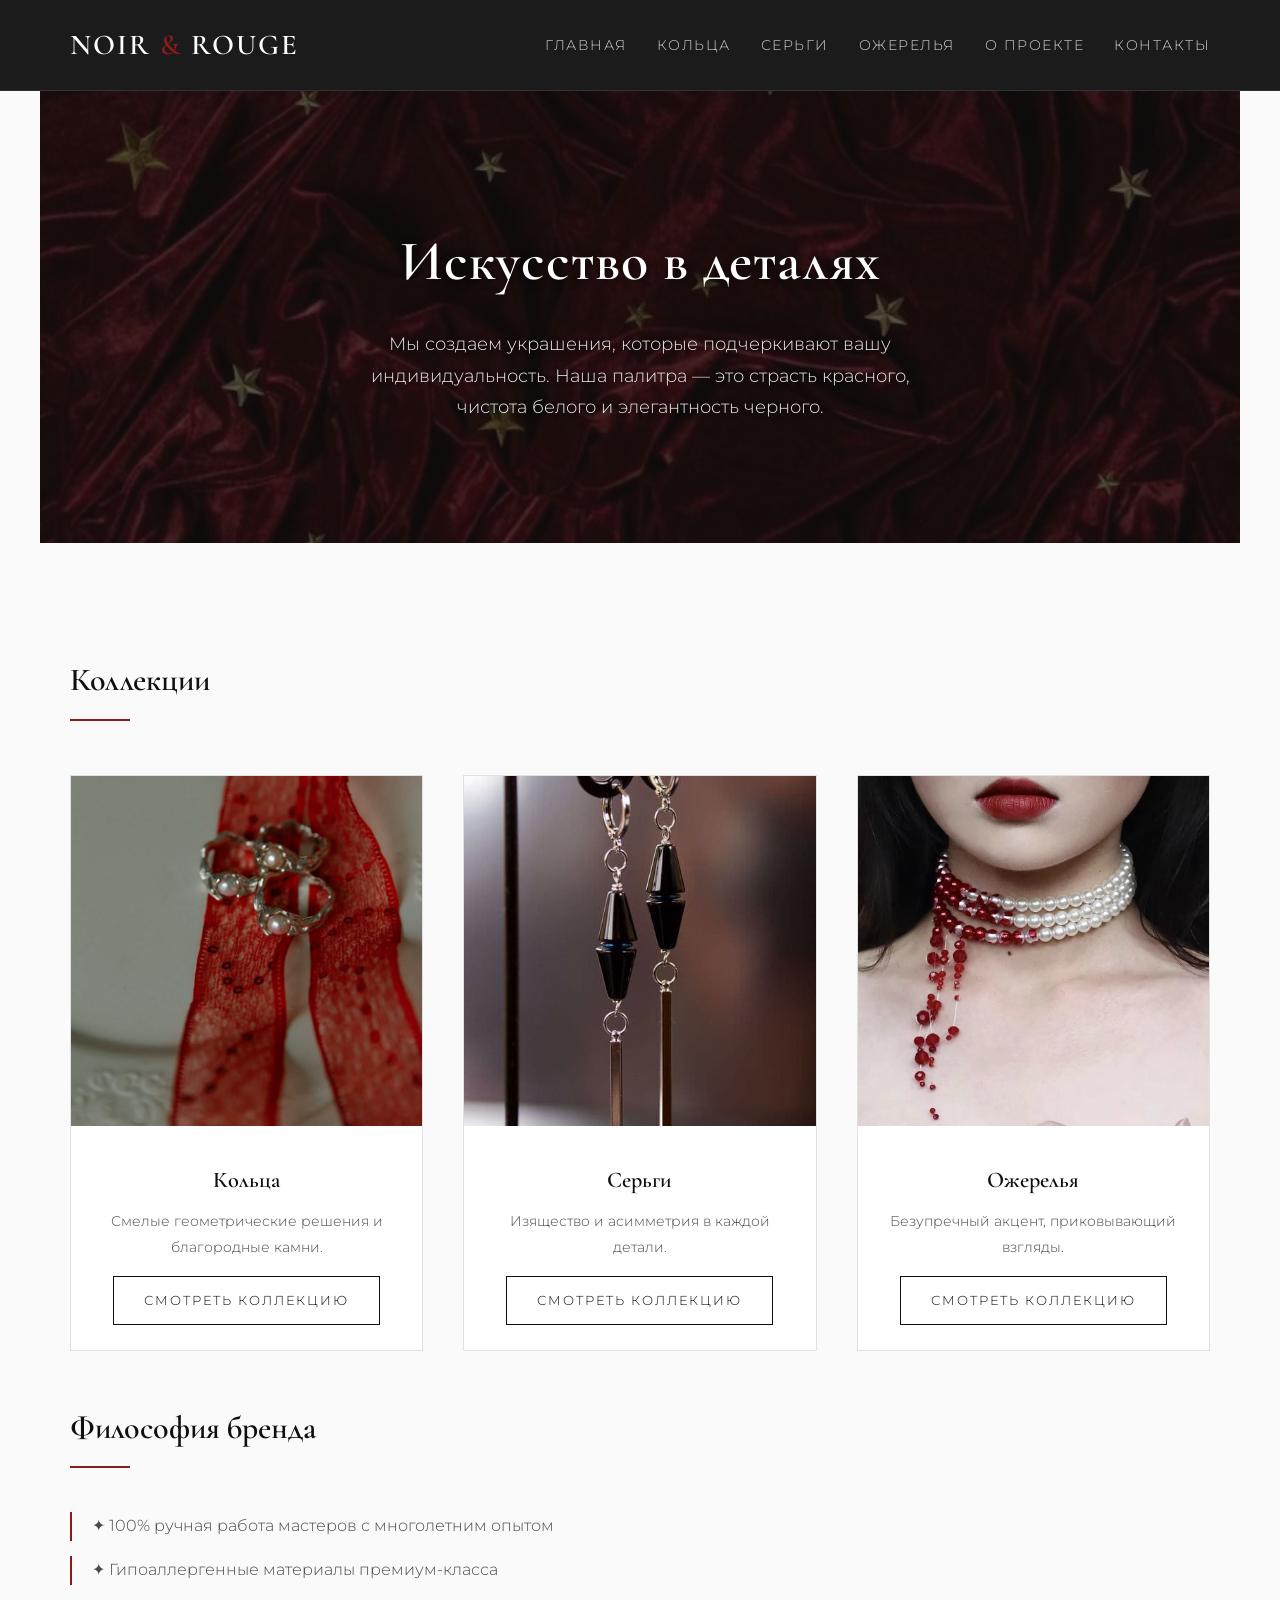
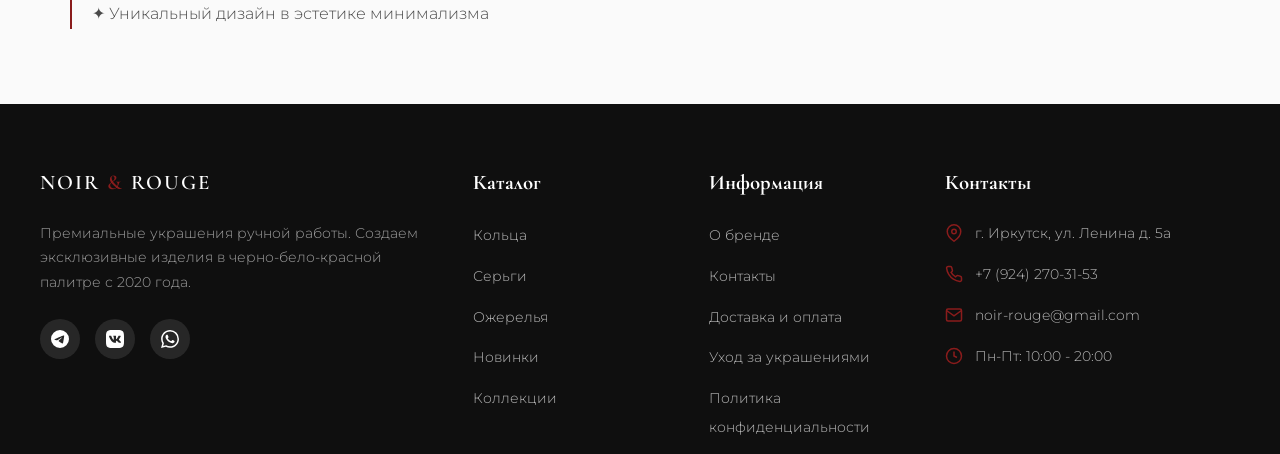
<file: index.html>
<!DOCTYPE html>
<html lang="ru">
<head>
    <meta charset="UTF-8">
    <meta name="viewport" content="width=device-width, initial-scale=1.0">
    <title>NOIR & ROUGE | Эксклюзивные украшения ручной работы</title>
    <meta name="description" content="Премиальные украшения ручной работы в черно-бело-красной палитре. Авторские кольца, серьги и ожерелья из благородных материалов.">
    
    <meta property="og:title" content="NOIR & ROUGE | Эксклюзивные украшения ручной работы">
    <meta property="og:description" content="Премиальные украшения ручной работы. Стиль, элегантность и безупречное качество.">
    <meta property="og:type" content="website">
    <meta property="og:url" content="https://anastasiapar000-gif.github.io/optimizacia/">
    <meta property="og:image" content="https://anastasiapar000-gif.github.io/optimizacia/images/banner.jpg">

    <link rel="icon" href="data:image/svg+xml,<svg xmlns=%22http://www.w3.org/2000/svg%22 viewBox=%220 0 100 100%22><text y=%22.9em%22 font-size=%2290%22></text></svg>">
    <link rel="stylesheet" href="style.css">
    
    <script type="application/ld+json">
    {
      "@context": "https://schema.org",
      "@type": "JewelryStore",
      "name": "NOIR & ROUGE",
      "image": "https://anastasiapar000-gif.github.io/optimizacia/images/banner.jpg",
      "description": "Премиальные украшения ручной работы в черно-бело-красной палитре.",
      "priceRange": "$$",
      "address": {
        "@type": "PostalAddress",
        "streetAddress": "ул. Ленина д. 5а",
        "addressLocality": "Иркутск",
        "addressCountry": "RU"
      },
      "telephone": "+79242703153",
      "url": "https://anastasiapar000-gif.github.io/optimizacia/"
    }
    </script>
</head>
<body>
    <header>
        <nav>
            <a href="index.html" class="logo">NOIR <span>&</span> ROUGE</a>
            
            <button class="burger" aria-label="Открыть меню" aria-expanded="false">
                <span></span>
                <span></span>
                <span></span>
            </button>
            
            <div class="nav-overlay"></div>
            
            <ul class="nav-links">
                <li><a href="index.html">Главная</a></li>
                <li><a href="rings.html">Кольца</a></li>
                <li><a href="earrings.html">Серьги</a></li>
                <li><a href="necklaces.html">Ожерелья</a></li>
                <li><a href="about.html">О проекте</a></li>
                <li><a href="contacts.html">Контакты</a></li>
            </ul>
        </nav>
    </header>

    <main>
        <section class="hero">
            <h1>Искусство в деталях</h1>
            <p>Мы создаем украшения, которые подчеркивают вашу индивидуальность. Наша палитра — это страсть красного, чистота белого и элегантность черного.</p>
        </section>

        <section>
            <h2>Коллекции</h2>
            <div class="grid-container">
                <article class="card">
                    <img src="images/rings.jpg" alt="Премиальная коллекция колец ручной работы" loading="lazy">
                    <div class="card-content">
                        <h3>Кольца</h3>
                        <p>Смелые геометрические решения и благородные камни.</p>
                        <a href="rings.html" class="btn">Смотреть коллекцию</a>
                    </div>
                </article>
                <article class="card">
                    <img src="images/earrings.jpg" alt="Дизайнерские серьги в черно-красных тонах" loading="lazy">
                    <div class="card-content">
                        <h3>Серьги</h3>
                        <p>Изящество и асимметрия в каждой детали.</p>
                        <a href="earrings.html" class="btn">Смотреть коллекцию</a>
                    </div>
                </article>
                <article class="card">
                    <img src="images/necklaces.webp" alt="Авторские ожерелья и подвески" loading="lazy">
                    <div class="card-content">
                        <h3>Ожерелья</h3>
                        <p>Безупречный акцент, приковывающий взгляды.</p>
                        <a href="necklaces.html" class="btn">Смотреть коллекцию</a>
                    </div>
                </article>
            </div>
        </section>
        
        <section>
            <h2>Философия бренда</h2>
            <ul style="list-style: none; padding-left: 0; margin-top: 20px;">
                <li style="margin-bottom: 15px; padding-left: 20px; border-left: 2px solid var(--primary-red);">✦ 100% ручная работа мастеров с многолетним опытом</li>
                <li style="margin-bottom: 15px; padding-left: 20px; border-left: 2px solid var(--primary-red);">✦ Гипоаллергенные материалы премиум-класса</li>
                <li style="margin-bottom: 15px; padding-left: 20px; border-left: 2px solid var(--primary-red);">✦ Уникальный дизайн в эстетике минимализма</li>
            </ul>
        </section>
    </main>

    <footer class="footer">
        <div class="footer-container">
            <div class="footer-column">
                <h3 class="footer-logo">NOIR <span>&</span> ROUGE</h3>
                <p class="footer-description">
                    Премиальные украшения ручной работы. 
                    Создаем эксклюзивные изделия в черно-бело-красной палитре с 2020 года.
                </p>
                <div class="social-links">
                    <a href="#" aria-label="Telegram" class="social-icon">
                        <svg viewBox="0 0 24 24" fill="currentColor">
                            <path d="M11.944 0A12 12 0 0 0 0 12a12 12 0 0 0 12 12 12 12 0 0 0 12-12A12 12 0 0 0 12 0a12 12 0 0 0-.056 0zm4.962 7.224c.1-.002.321.023.465.14a.506.506 0 0 1 .171.325c.016.093.036.306.02.472-.18 1.898-.962 6.502-1.36 8.627-.168.9-.499 1.201-.82 1.23-.696.065-1.225-.46-1.9-.902-1.056-.693-1.653-1.124-2.678-1.8-1.185-.78-.417-1.21.258-1.91.177-.184 3.247-2.977 3.307-3.23.007-.032.014-.15-.056-.212s-.174-.041-.249-.024c-.106.024-1.793 1.14-5.061 3.345-.48.33-.913.49-1.302.48-.428-.008-1.252-.241-1.865-.44-.752-.245-1.349-.374-1.297-.789.027-.216.325-.437.893-.663 3.498-1.524 5.83-2.529 6.998-3.014 3.332-1.386 4.025-1.627 4.476-1.635z"/>
                        </svg>
                    </a>
                    <a href="#" aria-label="VKontakte" class="social-icon">
                        <svg viewBox="0 0 24 24" fill="currentColor">
                            <path d="M15.684 0H8.316C1.592 0 0 1.592 0 8.316v7.368C0 22.408 1.592 24 8.316 24h7.368C22.408 24 24 22.408 24 15.684V8.316C24 1.592 22.408 0 15.684 0zm3.692 17.123h-1.744c-.66 0-.862-.525-2.049-1.714-1.033-1.01-1.49-1.135-1.744-1.135-.356 0-.458.102-.458.593v1.575c0 .424-.135.678-1.253.678-1.846 0-3.896-1.12-5.335-3.202C4.624 10.857 4.03 8.57 4.03 8.096c0-.254.102-.491.593-.491h1.744c.44 0 .61.203.78.678.863 2.49 2.303 4.675 2.896 4.675.22 0 .322-.102.322-.66V9.721c-.068-1.186-.695-1.287-.695-1.71 0-.203.17-.407.44-.407h2.744c.373 0 .508.203.508.643v3.473c0 .372.17.508.271.508.22 0 .407-.136.813-.542 1.254-1.406 2.151-3.574 2.151-3.574.119-.254.322-.491.763-.491h1.744c.525 0 .643.27.525.643-.22 1.017-2.354 4.031-2.354 4.031-.186.305-.254.44 0 .78.186.254.796.779 1.203 1.253.745.847 1.32 1.558 1.473 2.049.17.49-.085.744-.576.744z"/>
                        </svg>
                    </a>
                    <a href="#" aria-label="WhatsApp" class="social-icon">
                        <svg viewBox="0 0 24 24" fill="currentColor">
                            <path d="M17.472 14.382c-.297-.149-1.758-.867-2.03-.967-.273-.099-.471-.148-.67.15-.197.297-.767.966-.94 1.164-.173.199-.347.223-.644.075-.297-.15-1.255-.463-2.39-1.475-.883-.788-1.48-1.761-1.653-2.059-.173-.297-.018-.458.13-.606.134-.133.298-.347.446-.52.149-.174.198-.298.298-.497.099-.198.05-.371-.025-.52-.075-.149-.669-1.612-.916-2.207-.242-.579-.487-.5-.669-.51-.173-.008-.371-.01-.57-.01-.198 0-.52.074-.792.372-.272.297-1.04 1.016-1.04 2.479 0 1.462 1.065 2.875 1.213 3.074.149.198 2.096 3.2 5.077 4.487.709.306 1.262.489 1.694.625.712.227 1.36.195 1.871.118.571-.085 1.758-.719 2.006-1.413.248-.694.248-1.289.173-1.413-.074-.124-.272-.198-.57-.347m-5.421 7.403h-.004a9.87 9.87 0 01-5.031-1.378l-.361-.214-3.741.982.998-3.648-.235-.374a9.86 9.86 0 01-1.51-5.26c.001-5.45 4.436-9.884 9.888-9.884 2.64 0 5.122 1.03 6.988 2.898a9.825 9.825 0 012.893 6.994c-.003 5.45-4.437 9.884-9.885 9.884m8.413-18.297A11.815 11.815 0 0012.05 0C5.495 0 .16 5.335.157 11.892c0 2.096.547 4.142 1.588 5.945L.057 24l6.305-1.654a11.882 11.882 0 005.683 1.448h.005c6.554 0 11.89-5.335 11.893-11.893a11.821 11.821 0 00-3.48-8.413Z"/>
                        </svg>
                    </a>
                </div>
            </div>

            <div class="footer-column">
                <h4>Каталог</h4>
                <ul class="footer-links">
                    <li><a href="rings.html">Кольца</a></li>
                    <li><a href="earrings.html">Серьги</a></li>
                    <li><a href="necklaces.html">Ожерелья</a></li>
                    <li><a href="index.html">Новинки</a></li>
                    <li><a href="index.html">Коллекции</a></li>
                </ul>
            </div>

            <div class="footer-column">
                <h4>Информация</h4>
                <ul class="footer-links">
                    <li><a href="about.html">О бренде</a></li>
                    <li><a href="contacts.html">Контакты</a></li>
                    <li><a href="#">Доставка и оплата</a></li>
                    <li><a href="#">Уход за украшениями</a></li>
                    <li><a href="#">Политика конфиденциальности</a></li>
                </ul>
            </div>

            <div class="footer-column">
                <h4>Контакты</h4>
                <ul class="footer-contact">
                    <li>
                        <svg class="contact-icon" viewBox="0 0 24 24" fill="none" stroke="currentColor" stroke-width="2">
                            <path d="M21 10c0 7-9 13-9 13s-9-6-9-13a9 9 0 0 1 18 0z"/>
                            <circle cx="12" cy="10" r="3"/>
                        </svg>
                        <span>г. Иркутск, ул. Ленина д. 5а</span>
                    </li>
                    <li>
                        <svg class="contact-icon" viewBox="0 0 24 24" fill="none" stroke="currentColor" stroke-width="2">
                            <path d="M22 16.92v3a2 2 0 0 1-2.18 2 19.79 19.79 0 0 1-8.63-3.07 19.5 19.5 0 0 1-6-6 19.79 19.79 0 0 1-3.07-8.67A2 2 0 0 1 4.11 2h3a2 2 0 0 1 2 1.72 12.84 12.84 0 0 0 .7 2.81 2 2 0 0 1-.45 2.11L8.09 9.91a16 16 0 0 0 6 6l1.27-1.27a2 2 0 0 1 2.11-.45 12.84 12.84 0 0 0 2.81.7A2 2 0 0 1 22 16.92z"/>
                        </svg>
                        <a href="tel:+79242703153">+7 (924) 270-31-53</a>
                    </li>
                    <li>
                        <svg class="contact-icon" viewBox="0 0 24 24" fill="none" stroke="currentColor" stroke-width="2">
                            <path d="M4 4h16c1.1 0 2 .9 2 2v12c0 1.1-.9 2-2 2H4c-1.1 0-2-.9-2-2V6c0-1.1.9-2 2-2z"/>
                            <polyline points="22,6 12,13 2,6"/>
                        </svg>
                        <a href="mailto:noir-rouge@gmail.com">noir-rouge@gmail.com</a>
                    </li>
                    <li>
                        <svg class="contact-icon" viewBox="0 0 24 24" fill="none" stroke="currentColor" stroke-width="2">
                            <circle cx="12" cy="12" r="10"/>
                            <polyline points="12 6 12 12 16 14"/>
                        </svg>
                        <span>Пн-Пт: 10:00 - 20:00</span>
                    </li>
                </ul>
            </div>
        </div>

    </footer>

    <script src="script.js"></script>
</body>
</html>
</file>
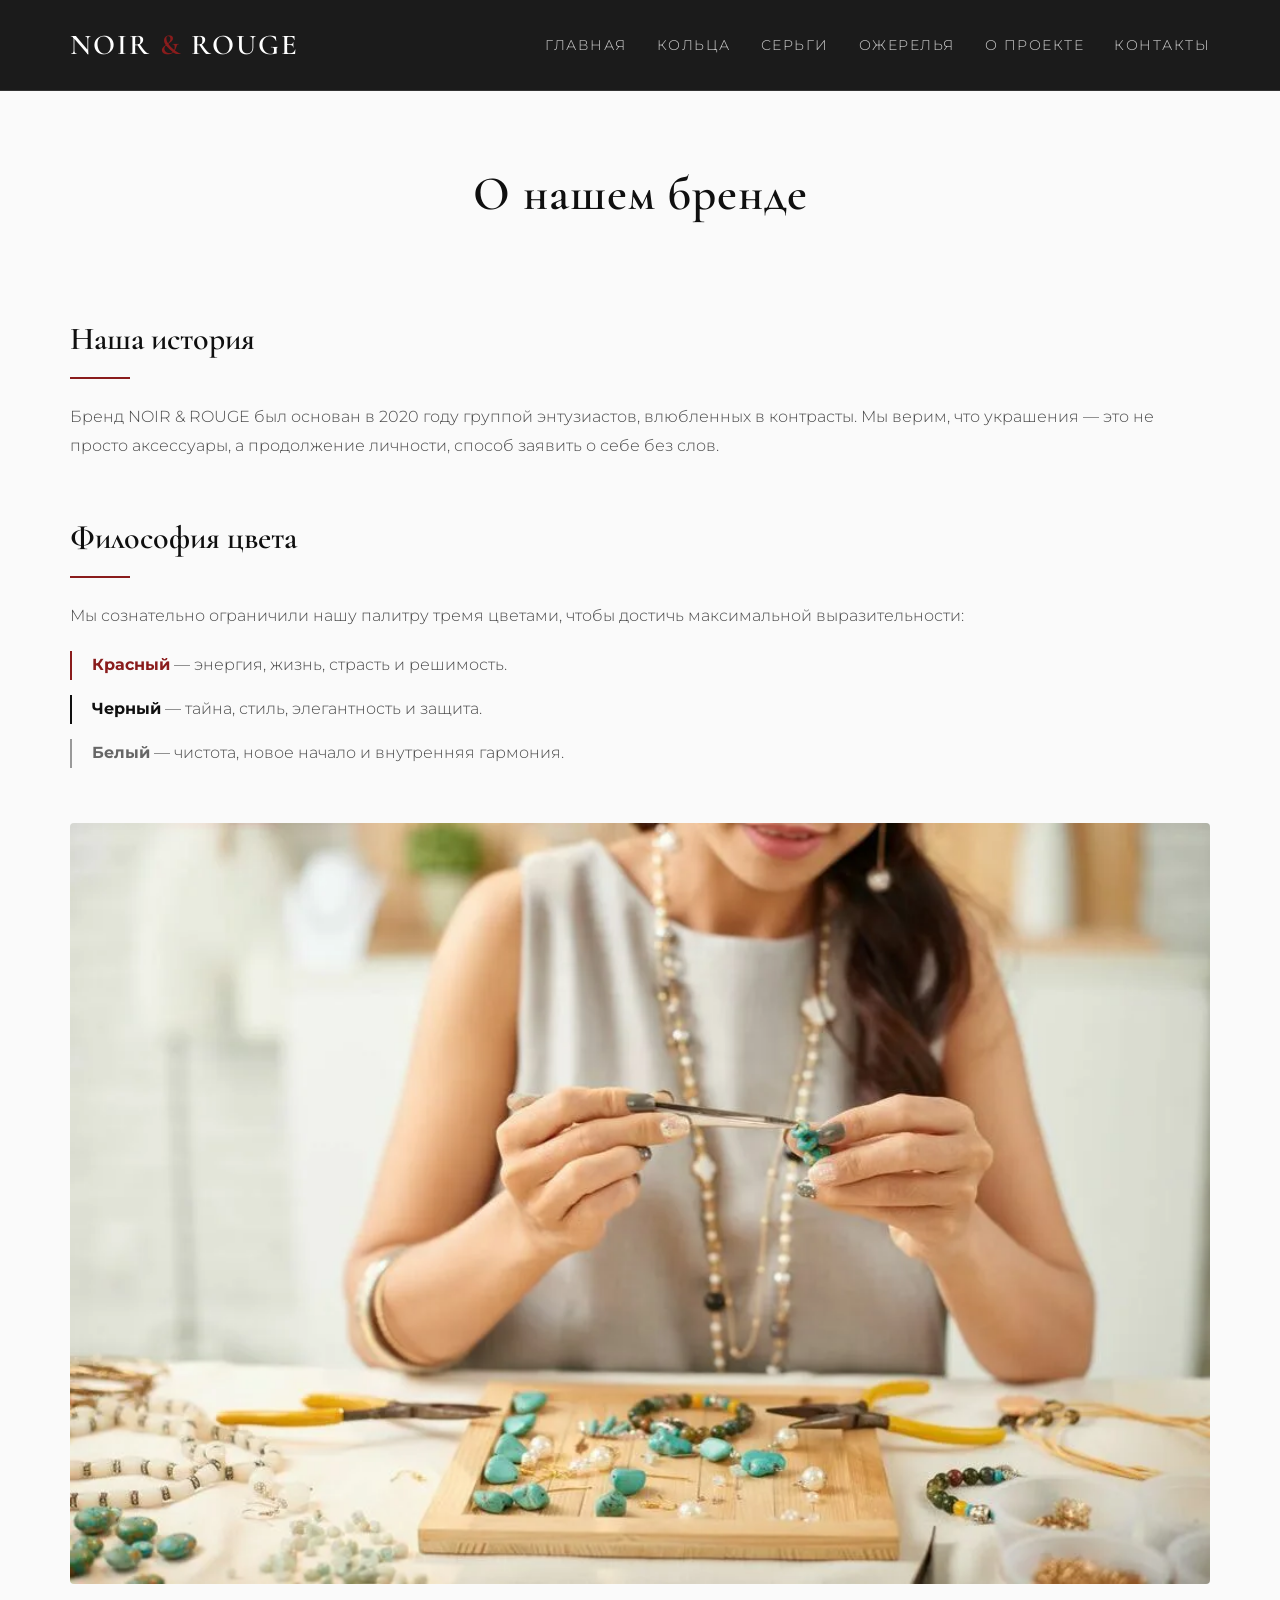
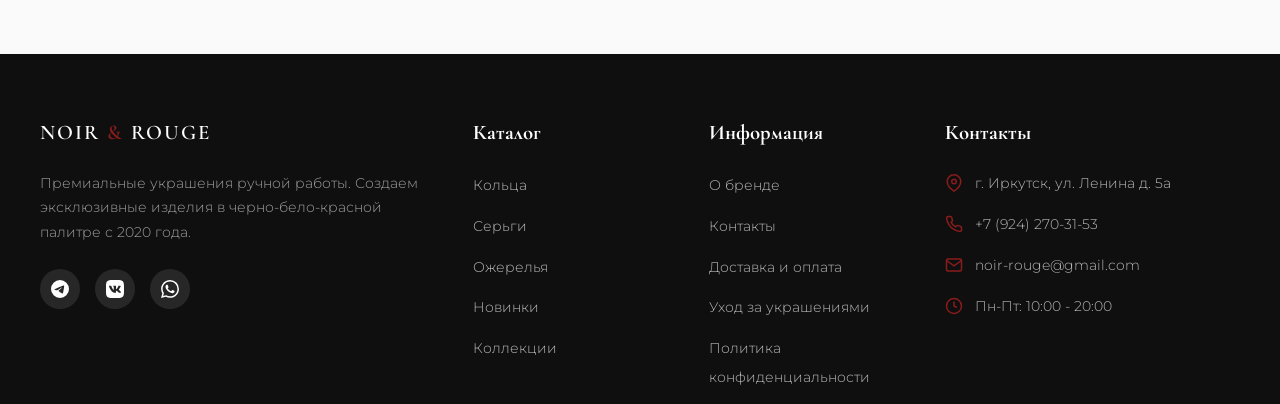
<file: about.html>
<!DOCTYPE html>
<html lang="ru">
<head>
    <meta charset="UTF-8">
    <meta name="viewport" content="width=device-width, initial-scale=1.0">
    <title>О бренде NOIR & ROUGE | История и философия</title>
    <meta name="description" content="Узнайте историю создания бренда премиальных украшений ручной работы. Наша философия цвета и мастера.">
    
    <meta property="og:title" content="О бренде NOIR & ROUGE | История и философия">
    <meta property="og:description" content="Узнайте историю создания бренда премиальных украшений ручной работы. Наша философия цвета и мастера.">
    <meta property="og:type" content="website">
    <meta property="og:url" content="https://anastasiapar000-gif.github.io/optimizacia/about.html">
    <meta property="og:image" content="https://anastasiapar000-gif.github.io/optimizacia/images/banner1.webp">

    <link rel="icon" href="data:image/svg+xml,<svg xmlns=%22http://www.w3.org/2000/svg%22 viewBox=%220 0 100 100%22><text y=%22.9em%22 font-size=%2290%22></text></svg>">
    <link rel="stylesheet" href="style.css">
    
    <script type="application/ld+json">
    {
      "@context": "https://schema.org",
      "@type": "AboutPage",
      "name": "О бренде NOIR & ROUGE",
      "description": "История создания бренда премиальных украшений ручной работы.",
      "url": "https://anastasiapar000-gif.github.io/optimizacia/about.html"
    }
    </script>
</head>
<body>
    <header>
        <nav>
            <a href="index.html" class="logo">NOIR <span>&</span> ROUGE</a>
            
            <button class="burger" aria-label="Открыть меню" aria-expanded="false">
                <span></span>
                <span></span>
                <span></span>
            </button>
            
            <div class="nav-overlay"></div>
            
            <ul class="nav-links">
                <li><a href="index.html">Главная</a></li>
                <li><a href="rings.html">Кольца</a></li>
                <li><a href="earrings.html">Серьги</a></li>
                <li><a href="necklaces.html">Ожерелья</a></li>
                <li><a href="about.html">О проекте</a></li>
                <li><a href="contacts.html">Контакты</a></li>
            </ul>
        </nav>
    </header>

    <main>
        <h1>О нашем бренде</h1>
        <article>
            <h2>Наша история</h2>
            <p>Бренд NOIR & ROUGE был основан в 2020 году группой энтузиастов, влюбленных в контрасты. Мы верим, что украшения — это не просто аксессуары, а продолжение личности, способ заявить о себе без слов.</p>
            
            <h2>Философия цвета</h2>
            <p>Мы сознательно ограничили нашу палитру тремя цветами, чтобы достичь максимальной выразительности:</p>
            <ul style="list-style: none; padding-left: 0; margin-top: 20px;">
                <li style="margin-bottom: 15px; padding-left: 20px; border-left: 2px solid var(--primary-red);"><strong style="color: var(--primary-red);">Красный</strong> — энергия, жизнь, страсть и решимость.</li>
                <li style="margin-bottom: 15px; padding-left: 20px; border-left: 2px solid var(--dark-black);"><strong style="color: var(--dark-black);">Черный</strong> — тайна, стиль, элегантность и защита.</li>
                <li style="margin-bottom: 15px; padding-left: 20px; border-left: 2px solid #999;"><strong style="color: #666;">Белый</strong> — чистота, новое начало и внутренняя гармония.</li>
            </ul>
            
            <img src="images/banner1.webp" alt="Процесс создания украшений в мастерской NOIR & ROUGE" style="width:100%; margin-top:40px; border-radius: 4px;" loading="lazy">
        </article>
    </main>

    <footer class="footer">
        <div class="footer-container">
            <div class="footer-column">
                <h3 class="footer-logo">NOIR <span>&</span> ROUGE</h3>
                <p class="footer-description">
                    Премиальные украшения ручной работы. 
                    Создаем эксклюзивные изделия в черно-бело-красной палитре с 2020 года.
                </p>
                <div class="social-links">
                    <a href="#" aria-label="Telegram" class="social-icon">
                        <svg viewBox="0 0 24 24" fill="currentColor">
                            <path d="M11.944 0A12 12 0 0 0 0 12a12 12 0 0 0 12 12 12 12 0 0 0 12-12A12 12 0 0 0 12 0a12 12 0 0 0-.056 0zm4.962 7.224c.1-.002.321.023.465.14a.506.506 0 0 1 .171.325c.016.093.036.306.02.472-.18 1.898-.962 6.502-1.36 8.627-.168.9-.499 1.201-.82 1.23-.696.065-1.225-.46-1.9-.902-1.056-.693-1.653-1.124-2.678-1.8-1.185-.78-.417-1.21.258-1.91.177-.184 3.247-2.977 3.307-3.23.007-.032.014-.15-.056-.212s-.174-.041-.249-.024c-.106.024-1.793 1.14-5.061 3.345-.48.33-.913.49-1.302.48-.428-.008-1.252-.241-1.865-.44-.752-.245-1.349-.374-1.297-.789.027-.216.325-.437.893-.663 3.498-1.524 5.83-2.529 6.998-3.014 3.332-1.386 4.025-1.627 4.476-1.635z"/>
                        </svg>
                    </a>
                    <a href="#" aria-label="VKontakte" class="social-icon">
                        <svg viewBox="0 0 24 24" fill="currentColor">
                            <path d="M15.684 0H8.316C1.592 0 0 1.592 0 8.316v7.368C0 22.408 1.592 24 8.316 24h7.368C22.408 24 24 22.408 24 15.684V8.316C24 1.592 22.408 0 15.684 0zm3.692 17.123h-1.744c-.66 0-.862-.525-2.049-1.714-1.033-1.01-1.49-1.135-1.744-1.135-.356 0-.458.102-.458.593v1.575c0 .424-.135.678-1.253.678-1.846 0-3.896-1.12-5.335-3.202C4.624 10.857 4.03 8.57 4.03 8.096c0-.254.102-.491.593-.491h1.744c.44 0 .61.203.78.678.863 2.49 2.303 4.675 2.896 4.675.22 0 .322-.102.322-.66V9.721c-.068-1.186-.695-1.287-.695-1.71 0-.203.17-.407.44-.407h2.744c.373 0 .508.203.508.643v3.473c0 .372.17.508.271.508.22 0 .407-.136.813-.542 1.254-1.406 2.151-3.574 2.151-3.574.119-.254.322-.491.763-.491h1.744c.525 0 .643.27.525.643-.22 1.017-2.354 4.031-2.354 4.031-.186.305-.254.44 0 .78.186.254.796.779 1.203 1.253.745.847 1.32 1.558 1.473 2.049.17.49-.085.744-.576.744z"/>
                        </svg>
                    </a>
                    <a href="#" aria-label="WhatsApp" class="social-icon">
                        <svg viewBox="0 0 24 24" fill="currentColor">
                            <path d="M17.472 14.382c-.297-.149-1.758-.867-2.03-.967-.273-.099-.471-.148-.67.15-.197.297-.767.966-.94 1.164-.173.199-.347.223-.644.075-.297-.15-1.255-.463-2.39-1.475-.883-.788-1.48-1.761-1.653-2.059-.173-.297-.018-.458.13-.606.134-.133.298-.347.446-.52.149-.174.198-.298.298-.497.099-.198.05-.371-.025-.52-.075-.149-.669-1.612-.916-2.207-.242-.579-.487-.5-.669-.51-.173-.008-.371-.01-.57-.01-.198 0-.52.074-.792.372-.272.297-1.04 1.016-1.04 2.479 0 1.462 1.065 2.875 1.213 3.074.149.198 2.096 3.2 5.077 4.487.709.306 1.262.489 1.694.625.712.227 1.36.195 1.871.118.571-.085 1.758-.719 2.006-1.413.248-.694.248-1.289.173-1.413-.074-.124-.272-.198-.57-.347m-5.421 7.403h-.004a9.87 9.87 0 01-5.031-1.378l-.361-.214-3.741.982.998-3.648-.235-.374a9.86 9.86 0 01-1.51-5.26c.001-5.45 4.436-9.884 9.888-9.884 2.64 0 5.122 1.03 6.988 2.898a9.825 9.825 0 012.893 6.994c-.003 5.45-4.437 9.884-9.885 9.884m8.413-18.297A11.815 11.815 0 0012.05 0C5.495 0 .16 5.335.157 11.892c0 2.096.547 4.142 1.588 5.945L.057 24l6.305-1.654a11.882 11.882 0 005.683 1.448h.005c6.554 0 11.89-5.335 11.893-11.893a11.821 11.821 0 00-3.48-8.413Z"/>
                        </svg>
                    </a>
                </div>
            </div>

            <div class="footer-column">
                <h4>Каталог</h4>
                <ul class="footer-links">
                    <li><a href="rings.html">Кольца</a></li>
                    <li><a href="earrings.html">Серьги</a></li>
                    <li><a href="necklaces.html">Ожерелья</a></li>
                    <li><a href="index.html">Новинки</a></li>
                    <li><a href="index.html">Коллекции</a></li>
                </ul>
            </div>

            <div class="footer-column">
                <h4>Информация</h4>
                <ul class="footer-links">
                    <li><a href="about.html">О бренде</a></li>
                    <li><a href="contacts.html">Контакты</a></li>
                    <li><a href="#">Доставка и оплата</a></li>
                    <li><a href="#">Уход за украшениями</a></li>
                    <li><a href="#">Политика конфиденциальности</a></li>
                </ul>
            </div>

            <div class="footer-column">
                <h4>Контакты</h4>
                <ul class="footer-contact">
                    <li>
                        <svg class="contact-icon" viewBox="0 0 24 24" fill="none" stroke="currentColor" stroke-width="2">
                            <path d="M21 10c0 7-9 13-9 13s-9-6-9-13a9 9 0 0 1 18 0z"/>
                            <circle cx="12" cy="10" r="3"/>
                        </svg>
                        <span>г. Иркутск, ул. Ленина д. 5а</span>
                    </li>
                    <li>
                        <svg class="contact-icon" viewBox="0 0 24 24" fill="none" stroke="currentColor" stroke-width="2">
                            <path d="M22 16.92v3a2 2 0 0 1-2.18 2 19.79 19.79 0 0 1-8.63-3.07 19.5 19.5 0 0 1-6-6 19.79 19.79 0 0 1-3.07-8.67A2 2 0 0 1 4.11 2h3a2 2 0 0 1 2 1.72 12.84 12.84 0 0 0 .7 2.81 2 2 0 0 1-.45 2.11L8.09 9.91a16 16 0 0 0 6 6l1.27-1.27a2 2 0 0 1 2.11-.45 12.84 12.84 0 0 0 2.81.7A2 2 0 0 1 22 16.92z"/>
                        </svg>
                        <a href="tel:+79242703153">+7 (924) 270-31-53</a>
                    </li>
                    <li>
                        <svg class="contact-icon" viewBox="0 0 24 24" fill="none" stroke="currentColor" stroke-width="2">
                            <path d="M4 4h16c1.1 0 2 .9 2 2v12c0 1.1-.9 2-2 2H4c-1.1 0-2-.9-2-2V6c0-1.1.9-2 2-2z"/>
                            <polyline points="22,6 12,13 2,6"/>
                        </svg>
                        <a href="mailto:noir-rouge@gmail.com">noir-rouge@gmail.com</a>
                    </li>
                    <li>
                        <svg class="contact-icon" viewBox="0 0 24 24" fill="none" stroke="currentColor" stroke-width="2">
                            <circle cx="12" cy="12" r="10"/>
                            <polyline points="12 6 12 12 16 14"/>
                        </svg>
                        <span>Пн-Пт: 10:00 - 20:00</span>
                    </li>
                </ul>
            </div>
        </div>

       
    </footer>

    <script src="script.js"></script>
</body>
</html>
</file>
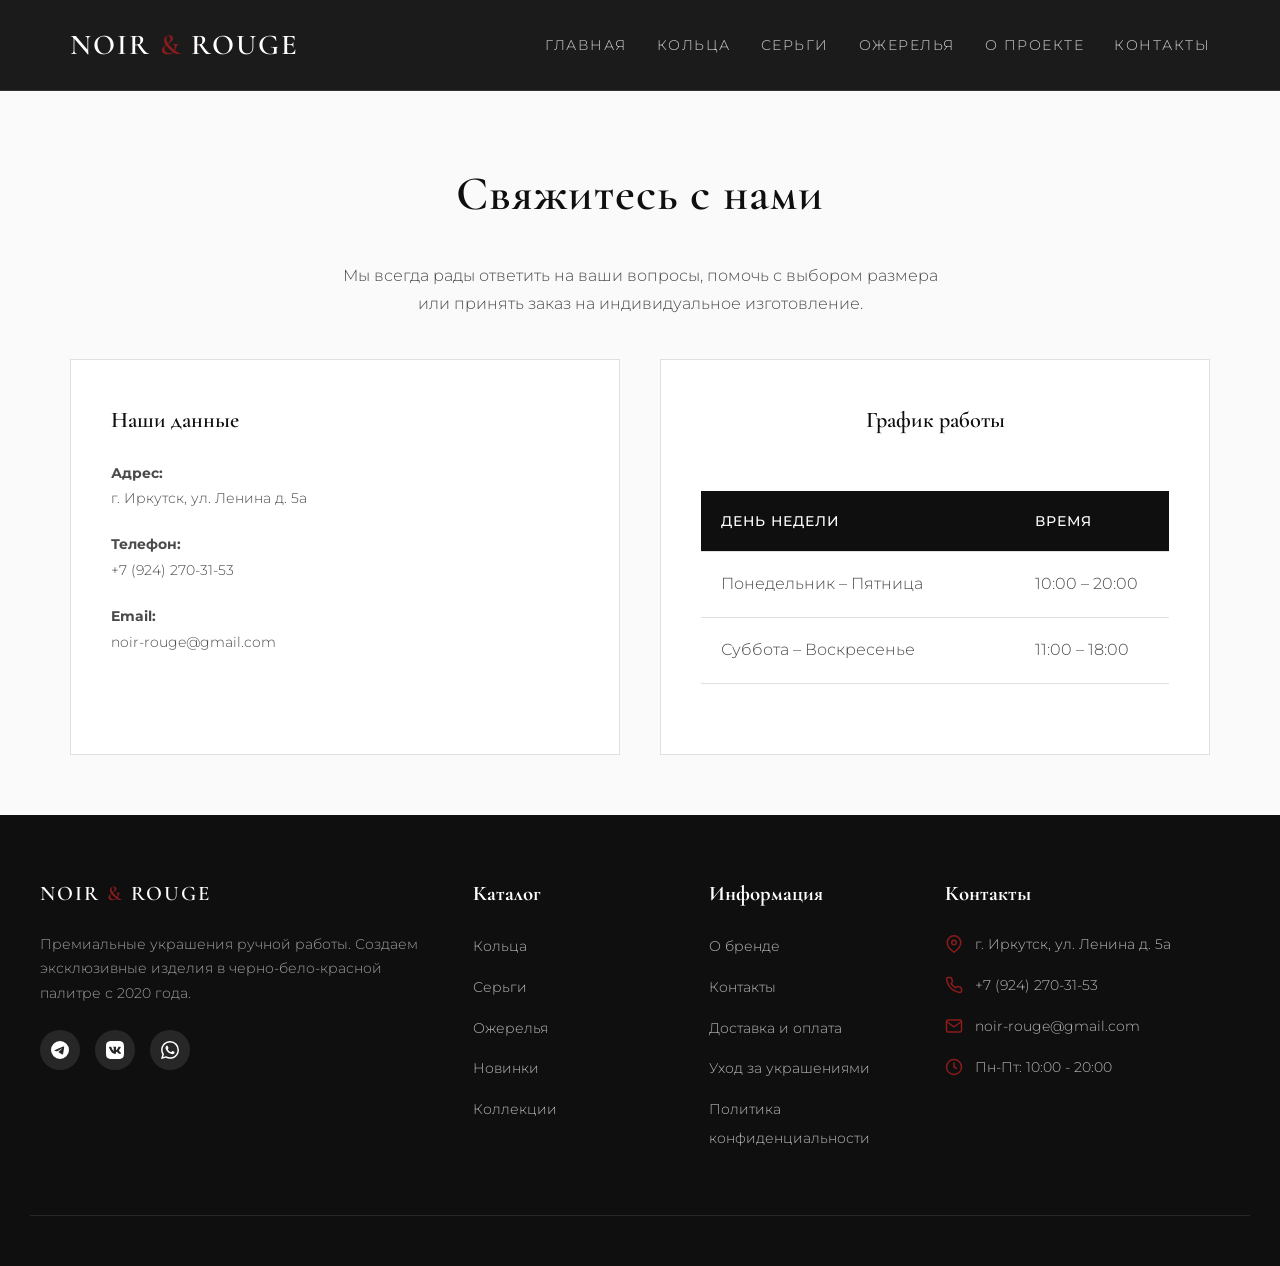
<file: contacts.html>
<!DOCTYPE html>
<html lang="ru">
<head>
    <meta charset="UTF-8">
    <meta name="viewport" content="width=device-width, initial-scale=1.0">
    <title>Контакты и заказ | NOIR & ROUGE</title>
    <meta name="description" content="Адрес мастерской, телефон и email для заказа эксклюзивных украшений ручной работы. Индивидуальный подход.">
    
    <meta property="og:title" content="Контакты и заказ | NOIR & ROUGE">
    <meta property="og:description" content="Адрес мастерской, телефон и email для заказа эксклюзивных украшений ручной работы.">
    <meta property="og:type" content="website">
    <meta property="og:url" content="https://anastasiapar000-gif.github.io/optimizacia/contacts.html">
    <meta property="og:image" content="https://anastasiapar000-gif.github.io/optimizacia/images/banner.jpg">

    <link rel="icon" href="data:image/svg+xml,<svg xmlns=%22http://www.w3.org/2000/svg%22 viewBox=%220 0 100 100%22><text y=%22.9em%22 font-size=%2290%22></text></svg>">
    <link rel="stylesheet" href="style.css">
    
    <script type="application/ld+json">
    {
      "@context": "https://schema.org",
      "@type": "ContactPage",
      "name": "Контакты и заказ | NOIR & ROUGE",
      "description": "Адрес мастерской, телефон и email для заказа эксклюзивных украшений ручной работы.",
      "url": "https://anastasiapar000-gif.github.io/optimizacia/contacts.html"
    }
    </script>
</head>
<body>
    <header>
        <nav>
            <a href="index.html" class="logo">NOIR <span>&</span> ROUGE</a>
            
            <button class="burger" aria-label="Открыть меню" aria-expanded="false">
                <span></span>
                <span></span>
                <span></span>
            </button>
            
            <div class="nav-overlay"></div>
            
            <ul class="nav-links">
                <li><a href="index.html">Главная</a></li>
                <li><a href="rings.html">Кольца</a></li>
                <li><a href="earrings.html">Серьги</a></li>
                <li><a href="necklaces.html">Ожерелья</a></li>
                <li><a href="about.html">О проекте</a></li>
                <li><a href="contacts.html">Контакты</a></li>
            </ul>
        </nav>
    </header>

    <main>
        <h1>Свяжитесь с нами</h1>
        <p style="text-align: center; max-width: 600px; margin: 0 auto 40px;">Мы всегда рады ответить на ваши вопросы, помочь с выбором размера или принять заказ на индивидуальное изготовление.</p>

        <div class="grid-container">
            <div class="card" style="text-align: left; padding: 40px;">
                <h3>Наши данные</h3>
                <p style="margin-top: 20px;"><strong>Адрес:</strong><br>г. Иркутск, ул. Ленина д. 5а</p>
                <p style="margin-top: 20px;"><strong>Телефон:</strong><br>+7 (924) 270-31-53</p>
                <p style="margin-top: 20px;"><strong>Email:</strong><br>noir-rouge@gmail.com</p>
            </div>
            
            <div class="card" style="padding: 40px;">
                <h3>График работы</h3>
                <div class="table-wrapper">
                    <table style="margin-top: 20px; box-shadow: none;">
                        <thead>
                            <tr>
                                <th>День недели</th>
                                <th>Время</th>
                            </tr>
                        </thead>
                        <tbody>
                            <tr>
                                <td>Понедельник – Пятница</td>
                                <td>10:00 – 20:00</td>
                            </tr>
                            <tr>
                                <td>Суббота – Воскресенье</td>
                                <td>11:00 – 18:00</td>
                            </tr>
                        </tbody>
                    </table>
                </div>
            </div>
        </div>
    </main>

    <footer class="footer">
        <div class="footer-container">
            <div class="footer-column">
                <h3 class="footer-logo">NOIR <span>&</span> ROUGE</h3>
                <p class="footer-description">
                    Премиальные украшения ручной работы. 
                    Создаем эксклюзивные изделия в черно-бело-красной палитре с 2020 года.
                </p>
                <div class="social-links">
                    <a href="#" aria-label="Telegram" class="social-icon">
                        <svg viewBox="0 0 24 24" fill="currentColor">
                            <path d="M11.944 0A12 12 0 0 0 0 12a12 12 0 0 0 12 12 12 12 0 0 0 12-12A12 12 0 0 0 12 0a12 12 0 0 0-.056 0zm4.962 7.224c.1-.002.321.023.465.14a.506.506 0 0 1 .171.325c.016.093.036.306.02.472-.18 1.898-.962 6.502-1.36 8.627-.168.9-.499 1.201-.82 1.23-.696.065-1.225-.46-1.9-.902-1.056-.693-1.653-1.124-2.678-1.8-1.185-.78-.417-1.21.258-1.91.177-.184 3.247-2.977 3.307-3.23.007-.032.014-.15-.056-.212s-.174-.041-.249-.024c-.106.024-1.793 1.14-5.061 3.345-.48.33-.913.49-1.302.48-.428-.008-1.252-.241-1.865-.44-.752-.245-1.349-.374-1.297-.789.027-.216.325-.437.893-.663 3.498-1.524 5.83-2.529 6.998-3.014 3.332-1.386 4.025-1.627 4.476-1.635z"/>
                        </svg>
                    </a>
                    <a href="#" aria-label="VKontakte" class="social-icon">
                        <svg viewBox="0 0 24 24" fill="currentColor">
                            <path d="M15.684 0H8.316C1.592 0 0 1.592 0 8.316v7.368C0 22.408 1.592 24 8.316 24h7.368C22.408 24 24 22.408 24 15.684V8.316C24 1.592 22.408 0 15.684 0zm3.692 17.123h-1.744c-.66 0-.862-.525-2.049-1.714-1.033-1.01-1.49-1.135-1.744-1.135-.356 0-.458.102-.458.593v1.575c0 .424-.135.678-1.253.678-1.846 0-3.896-1.12-5.335-3.202C4.624 10.857 4.03 8.57 4.03 8.096c0-.254.102-.491.593-.491h1.744c.44 0 .61.203.78.678.863 2.49 2.303 4.675 2.896 4.675.22 0 .322-.102.322-.66V9.721c-.068-1.186-.695-1.287-.695-1.71 0-.203.17-.407.44-.407h2.744c.373 0 .508.203.508.643v3.473c0 .372.17.508.271.508.22 0 .407-.136.813-.542 1.254-1.406 2.151-3.574 2.151-3.574.119-.254.322-.491.763-.491h1.744c.525 0 .643.27.525.643-.22 1.017-2.354 4.031-2.354 4.031-.186.305-.254.44 0 .78.186.254.796.779 1.203 1.253.745.847 1.32 1.558 1.473 2.049.17.49-.085.744-.576.744z"/>
                        </svg>
                    </a>
                    <a href="#" aria-label="WhatsApp" class="social-icon">
                        <svg viewBox="0 0 24 24" fill="currentColor">
                            <path d="M17.472 14.382c-.297-.149-1.758-.867-2.03-.967-.273-.099-.471-.148-.67.15-.197.297-.767.966-.94 1.164-.173.199-.347.223-.644.075-.297-.15-1.255-.463-2.39-1.475-.883-.788-1.48-1.761-1.653-2.059-.173-.297-.018-.458.13-.606.134-.133.298-.347.446-.52.149-.174.198-.298.298-.497.099-.198.05-.371-.025-.52-.075-.149-.669-1.612-.916-2.207-.242-.579-.487-.5-.669-.51-.173-.008-.371-.01-.57-.01-.198 0-.52.074-.792.372-.272.297-1.04 1.016-1.04 2.479 0 1.462 1.065 2.875 1.213 3.074.149.198 2.096 3.2 5.077 4.487.709.306 1.262.489 1.694.625.712.227 1.36.195 1.871.118.571-.085 1.758-.719 2.006-1.413.248-.694.248-1.289.173-1.413-.074-.124-.272-.198-.57-.347m-5.421 7.403h-.004a9.87 9.87 0 01-5.031-1.378l-.361-.214-3.741.982.998-3.648-.235-.374a9.86 9.86 0 01-1.51-5.26c.001-5.45 4.436-9.884 9.888-9.884 2.64 0 5.122 1.03 6.988 2.898a9.825 9.825 0 012.893 6.994c-.003 5.45-4.437 9.884-9.885 9.884m8.413-18.297A11.815 11.815 0 0012.05 0C5.495 0 .16 5.335.157 11.892c0 2.096.547 4.142 1.588 5.945L.057 24l6.305-1.654a11.882 11.882 0 005.683 1.448h.005c6.554 0 11.89-5.335 11.893-11.893a11.821 11.821 0 00-3.48-8.413Z"/>
                        </svg>
                    </a>
                </div>
            </div>

            <div class="footer-column">
                <h4>Каталог</h4>
                <ul class="footer-links">
                    <li><a href="rings.html">Кольца</a></li>
                    <li><a href="earrings.html">Серьги</a></li>
                    <li><a href="necklaces.html">Ожерелья</a></li>
                    <li><a href="index.html">Новинки</a></li>
                    <li><a href="index.html">Коллекции</a></li>
                </ul>
            </div>

            <div class="footer-column">
                <h4>Информация</h4>
                <ul class="footer-links">
                    <li><a href="about.html">О бренде</a></li>
                    <li><a href="contacts.html">Контакты</a></li>
                    <li><a href="#">Доставка и оплата</a></li>
                    <li><a href="#">Уход за украшениями</a></li>
                    <li><a href="#">Политика конфиденциальности</a></li>
                </ul>
            </div>

            <div class="footer-column">
                <h4>Контакты</h4>
                <ul class="footer-contact">
                    <li>
                        <svg class="contact-icon" viewBox="0 0 24 24" fill="none" stroke="currentColor" stroke-width="2">
                            <path d="M21 10c0 7-9 13-9 13s-9-6-9-13a9 9 0 0 1 18 0z"/>
                            <circle cx="12" cy="10" r="3"/>
                        </svg>
                        <span>г. Иркутск, ул. Ленина д. 5а</span>
                    </li>
                    <li>
                        <svg class="contact-icon" viewBox="0 0 24 24" fill="none" stroke="currentColor" stroke-width="2">
                            <path d="M22 16.92v3a2 2 0 0 1-2.18 2 19.79 19.79 0 0 1-8.63-3.07 19.5 19.5 0 0 1-6-6 19.79 19.79 0 0 1-3.07-8.67A2 2 0 0 1 4.11 2h3a2 2 0 0 1 2 1.72 12.84 12.84 0 0 0 .7 2.81 2 2 0 0 1-.45 2.11L8.09 9.91a16 16 0 0 0 6 6l1.27-1.27a2 2 0 0 1 2.11-.45 12.84 12.84 0 0 0 2.81.7A2 2 0 0 1 22 16.92z"/>
                        </svg>
                        <a href="tel:+79242703153">+7 (924) 270-31-53</a>
                    </li>
                    <li>
                        <svg class="contact-icon" viewBox="0 0 24 24" fill="none" stroke="currentColor" stroke-width="2">
                            <path d="M4 4h16c1.1 0 2 .9 2 2v12c0 1.1-.9 2-2 2H4c-1.1 0-2-.9-2-2V6c0-1.1.9-2 2-2z"/>
                            <polyline points="22,6 12,13 2,6"/>
                        </svg>
                        <a href="mailto:noir-rouge@gmail.com">noir-rouge@gmail.com</a>
                    </li>
                    <li>
                        <svg class="contact-icon" viewBox="0 0 24 24" fill="none" stroke="currentColor" stroke-width="2">
                            <circle cx="12" cy="12" r="10"/>
                            <polyline points="12 6 12 12 16 14"/>
                        </svg>
                        <span>Пн-Пт: 10:00 - 20:00</span>
                    </li>
                </ul>
            </div>
        </div>

        <div class="footer-bottom">
            <div class="footer-container">
</div>
        </div>
    </footer>

    <script src="script.js"></script>
</body>
</html>
</file>
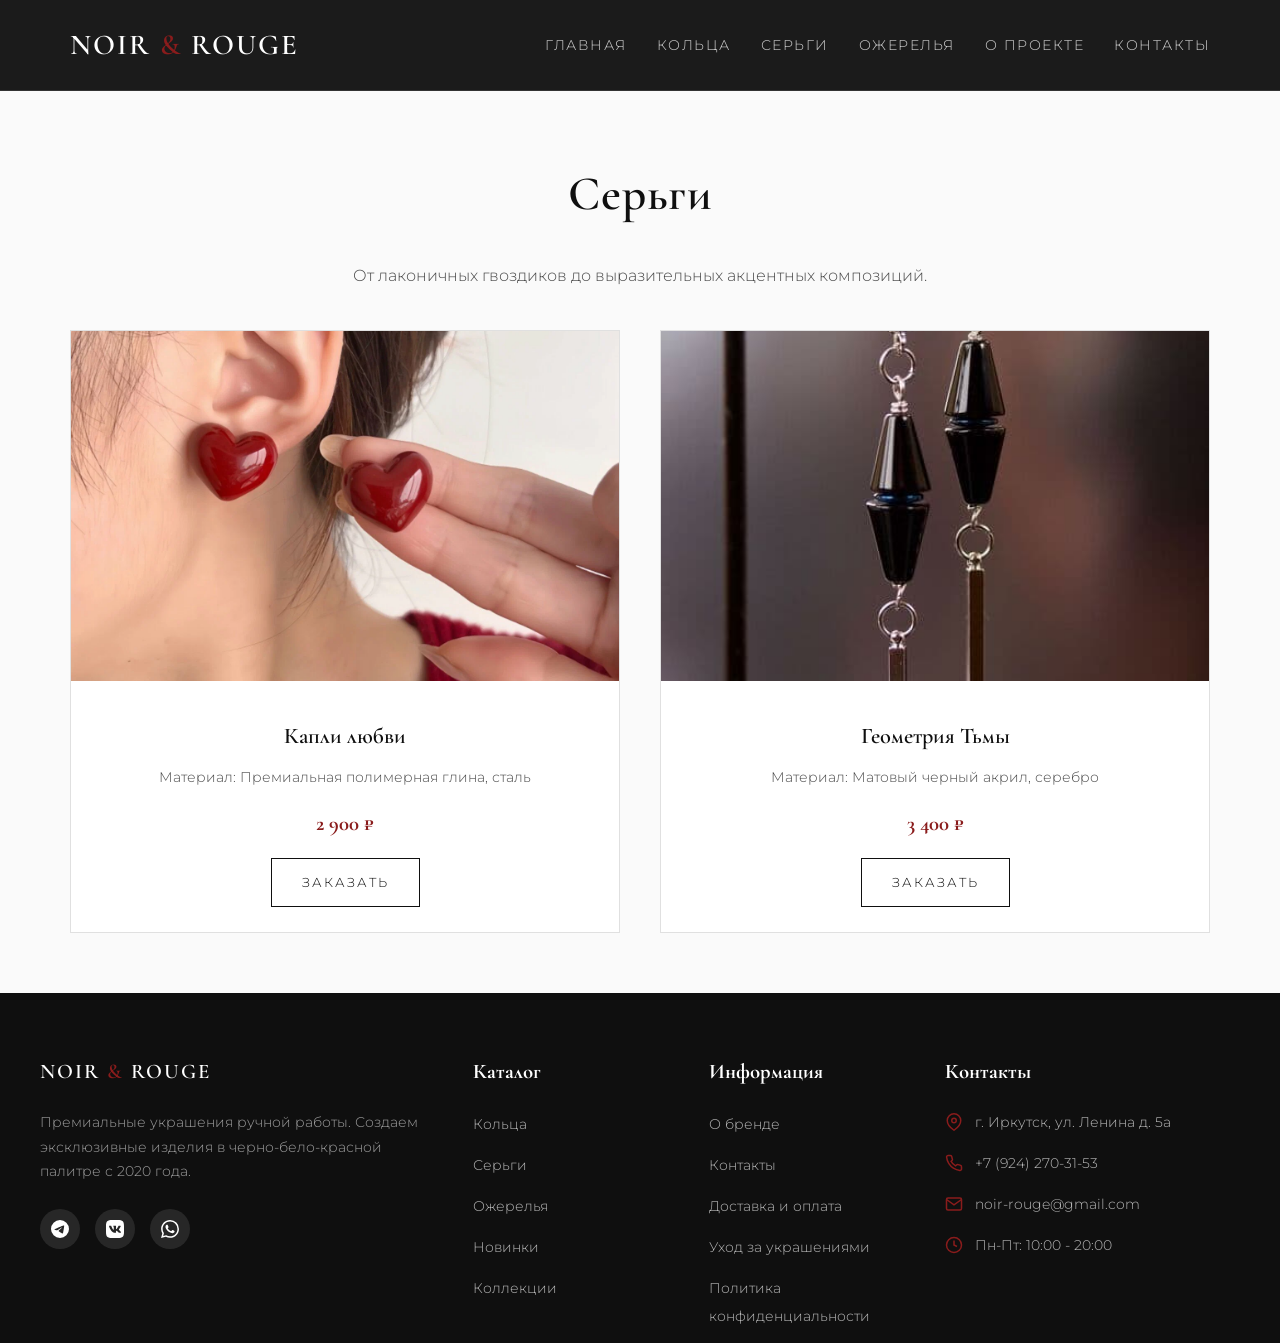
<file: earrings.html>
<!DOCTYPE html>
<html lang="ru">
<head>
    <meta charset="UTF-8">
    <meta name="viewport" content="width=device-width, initial-scale=1.0">
    <title>Дизайнерские серьги ручной работы | NOIR & ROUGE</title>
    <meta name="description" content="Авторские серьги: асимметрия, геометрия и классика в черно-красных тонах. Ручная работа из премиальных материалов.">
    
    <meta property="og:title" content="Дизайнерские серьги ручной работы | NOIR & ROUGE">
    <meta property="og:description" content="Авторские серьги: асимметрия, геометрия и классика в черно-красных тонах.">
    <meta property="og:type" content="website">
    <meta property="og:url" content="https://anastasiapar000-gif.github.io/optimizacia/earrings.html">
    <meta property="og:image" content="https://anastasiapar000-gif.github.io/optimizacia/images/earring.webp">

    <link rel="icon" href="data:image/svg+xml,<svg xmlns=%22http://www.w3.org/2000/svg%22 viewBox=%220 0 100 100%22><text y=%22.9em%22 font-size=%2290%22></text></svg>">
    <link rel="stylesheet" href="style.css">
    
    <script type="application/ld+json">
    {
      "@context": "https://schema.org",
      "@type": "CollectionPage",
      "name": "Дизайнерские серьги ручной работы",
      "description": "Авторские серьги: асимметрия, геометрия и классика в черно-красных тонах.",
      "url": "https://anastasiapar000-gif.github.io/optimizacia/earrings.html"
    }
    </script>
</head>
<body>
    <header>
        <nav>
            <a href="index.html" class="logo">NOIR <span>&</span> ROUGE</a>
            
            <button class="burger" aria-label="Открыть меню" aria-expanded="false">
                <span></span>
                <span></span>
                <span></span>
            </button>
            
            <div class="nav-overlay"></div>
            
            <ul class="nav-links">
                <li><a href="index.html">Главная</a></li>
                <li><a href="rings.html">Кольца</a></li>
                <li><a href="earrings.html">Серьги</a></li>
                <li><a href="necklaces.html">Ожерелья</a></li>
                <li><a href="about.html">О проекте</a></li>
                <li><a href="contacts.html">Контакты</a></li>
            </ul>
        </nav>
    </header>

    <main>
        <h1>Серьги</h1>
        <p style="text-align: center; max-width: 700px; margin: 0 auto 40px;">От лаконичных гвоздиков до выразительных акцентных композиций.</p>

        <div class="grid-container">
            <article class="card">
                <img src="images/earring.webp" alt="Красные серьги-капли из полимерной глины" loading="lazy">
                <div class="card-content">
                    <h3>Капли любви</h3>
                    <p>Материал: Премиальная полимерная глина, сталь</p>
                    <span class="price">2 900 ₽</span>
                    <a href="contacts.html" class="btn">Заказать</a>
                </div>
            </article>
            <article class="card">
                <img src="images/earrings.jpg" alt="Черные геометрические серьги из акрила" loading="lazy">
                <div class="card-content">
                    <h3>Геометрия Тьмы</h3>
                    <p>Материал: Матовый черный акрил, серебро</p>
                    <span class="price">3 400 ₽</span>
                    <a href="contacts.html" class="btn">Заказать</a>
                </div>
            </article>
        </div>
    </main>

    <footer class="footer">
        <div class="footer-container">
            <div class="footer-column">
                <h3 class="footer-logo">NOIR <span>&</span> ROUGE</h3>
                <p class="footer-description">
                    Премиальные украшения ручной работы. 
                    Создаем эксклюзивные изделия в черно-бело-красной палитре с 2020 года.
                </p>
                <div class="social-links">
                    <a href="#" aria-label="Telegram" class="social-icon">
                        <svg viewBox="0 0 24 24" fill="currentColor">
                            <path d="M11.944 0A12 12 0 0 0 0 12a12 12 0 0 0 12 12 12 12 0 0 0 12-12A12 12 0 0 0 12 0a12 12 0 0 0-.056 0zm4.962 7.224c.1-.002.321.023.465.14a.506.506 0 0 1 .171.325c.016.093.036.306.02.472-.18 1.898-.962 6.502-1.36 8.627-.168.9-.499 1.201-.82 1.23-.696.065-1.225-.46-1.9-.902-1.056-.693-1.653-1.124-2.678-1.8-1.185-.78-.417-1.21.258-1.91.177-.184 3.247-2.977 3.307-3.23.007-.032.014-.15-.056-.212s-.174-.041-.249-.024c-.106.024-1.793 1.14-5.061 3.345-.48.33-.913.49-1.302.48-.428-.008-1.252-.241-1.865-.44-.752-.245-1.349-.374-1.297-.789.027-.216.325-.437.893-.663 3.498-1.524 5.83-2.529 6.998-3.014 3.332-1.386 4.025-1.627 4.476-1.635z"/>
                        </svg>
                    </a>
                    <a href="#" aria-label="VKontakte" class="social-icon">
                        <svg viewBox="0 0 24 24" fill="currentColor">
                            <path d="M15.684 0H8.316C1.592 0 0 1.592 0 8.316v7.368C0 22.408 1.592 24 8.316 24h7.368C22.408 24 24 22.408 24 15.684V8.316C24 1.592 22.408 0 15.684 0zm3.692 17.123h-1.744c-.66 0-.862-.525-2.049-1.714-1.033-1.01-1.49-1.135-1.744-1.135-.356 0-.458.102-.458.593v1.575c0 .424-.135.678-1.253.678-1.846 0-3.896-1.12-5.335-3.202C4.624 10.857 4.03 8.57 4.03 8.096c0-.254.102-.491.593-.491h1.744c.44 0 .61.203.78.678.863 2.49 2.303 4.675 2.896 4.675.22 0 .322-.102.322-.66V9.721c-.068-1.186-.695-1.287-.695-1.71 0-.203.17-.407.44-.407h2.744c.373 0 .508.203.508.643v3.473c0 .372.17.508.271.508.22 0 .407-.136.813-.542 1.254-1.406 2.151-3.574 2.151-3.574.119-.254.322-.491.763-.491h1.744c.525 0 .643.27.525.643-.22 1.017-2.354 4.031-2.354 4.031-.186.305-.254.44 0 .78.186.254.796.779 1.203 1.253.745.847 1.32 1.558 1.473 2.049.17.49-.085.744-.576.744z"/>
                        </svg>
                    </a>
                    <a href="#" aria-label="WhatsApp" class="social-icon">
                        <svg viewBox="0 0 24 24" fill="currentColor">
                            <path d="M17.472 14.382c-.297-.149-1.758-.867-2.03-.967-.273-.099-.471-.148-.67.15-.197.297-.767.966-.94 1.164-.173.199-.347.223-.644.075-.297-.15-1.255-.463-2.39-1.475-.883-.788-1.48-1.761-1.653-2.059-.173-.297-.018-.458.13-.606.134-.133.298-.347.446-.52.149-.174.198-.298.298-.497.099-.198.05-.371-.025-.52-.075-.149-.669-1.612-.916-2.207-.242-.579-.487-.5-.669-.51-.173-.008-.371-.01-.57-.01-.198 0-.52.074-.792.372-.272.297-1.04 1.016-1.04 2.479 0 1.462 1.065 2.875 1.213 3.074.149.198 2.096 3.2 5.077 4.487.709.306 1.262.489 1.694.625.712.227 1.36.195 1.871.118.571-.085 1.758-.719 2.006-1.413.248-.694.248-1.289.173-1.413-.074-.124-.272-.198-.57-.347m-5.421 7.403h-.004a9.87 9.87 0 01-5.031-1.378l-.361-.214-3.741.982.998-3.648-.235-.374a9.86 9.86 0 01-1.51-5.26c.001-5.45 4.436-9.884 9.888-9.884 2.64 0 5.122 1.03 6.988 2.898a9.825 9.825 0 012.893 6.994c-.003 5.45-4.437 9.884-9.885 9.884m8.413-18.297A11.815 11.815 0 0012.05 0C5.495 0 .16 5.335.157 11.892c0 2.096.547 4.142 1.588 5.945L.057 24l6.305-1.654a11.882 11.882 0 005.683 1.448h.005c6.554 0 11.89-5.335 11.893-11.893a11.821 11.821 0 00-3.48-8.413Z"/>
                        </svg>
                    </a>
                </div>
            </div>

            <div class="footer-column">
                <h4>Каталог</h4>
                <ul class="footer-links">
                    <li><a href="rings.html">Кольца</a></li>
                    <li><a href="earrings.html">Серьги</a></li>
                    <li><a href="necklaces.html">Ожерелья</a></li>
                    <li><a href="index.html">Новинки</a></li>
                    <li><a href="index.html">Коллекции</a></li>
                </ul>
            </div>

            <div class="footer-column">
                <h4>Информация</h4>
                <ul class="footer-links">
                    <li><a href="about.html">О бренде</a></li>
                    <li><a href="contacts.html">Контакты</a></li>
                    <li><a href="#">Доставка и оплата</a></li>
                    <li><a href="#">Уход за украшениями</a></li>
                    <li><a href="#">Политика конфиденциальности</a></li>
                </ul>
            </div>

            <div class="footer-column">
                <h4>Контакты</h4>
                <ul class="footer-contact">
                    <li>
                        <svg class="contact-icon" viewBox="0 0 24 24" fill="none" stroke="currentColor" stroke-width="2">
                            <path d="M21 10c0 7-9 13-9 13s-9-6-9-13a9 9 0 0 1 18 0z"/>
                            <circle cx="12" cy="10" r="3"/>
                        </svg>
                        <span>г. Иркутск, ул. Ленина д. 5а</span>
                    </li>
                    <li>
                        <svg class="contact-icon" viewBox="0 0 24 24" fill="none" stroke="currentColor" stroke-width="2">
                            <path d="M22 16.92v3a2 2 0 0 1-2.18 2 19.79 19.79 0 0 1-8.63-3.07 19.5 19.5 0 0 1-6-6 19.79 19.79 0 0 1-3.07-8.67A2 2 0 0 1 4.11 2h3a2 2 0 0 1 2 1.72 12.84 12.84 0 0 0 .7 2.81 2 2 0 0 1-.45 2.11L8.09 9.91a16 16 0 0 0 6 6l1.27-1.27a2 2 0 0 1 2.11-.45 12.84 12.84 0 0 0 2.81.7A2 2 0 0 1 22 16.92z"/>
                        </svg>
                        <a href="tel:+79242703153">+7 (924) 270-31-53</a>
                    </li>
                    <li>
                        <svg class="contact-icon" viewBox="0 0 24 24" fill="none" stroke="currentColor" stroke-width="2">
                            <path d="M4 4h16c1.1 0 2 .9 2 2v12c0 1.1-.9 2-2 2H4c-1.1 0-2-.9-2-2V6c0-1.1.9-2 2-2z"/>
                            <polyline points="22,6 12,13 2,6"/>
                        </svg>
                        <a href="mailto:noir-rouge@gmail.com">noir-rouge@gmail.com</a>
                    </li>
                    <li>
                        <svg class="contact-icon" viewBox="0 0 24 24" fill="none" stroke="currentColor" stroke-width="2">
                            <circle cx="12" cy="12" r="10"/>
                            <polyline points="12 6 12 12 16 14"/>
                        </svg>
                        <span>Пн-Пт: 10:00 - 20:00</span>
                    </li>
                </ul>
            </div>
        </div>

        
    </footer>

    <script src="script.js"></script>
</body>
</html>
</file>
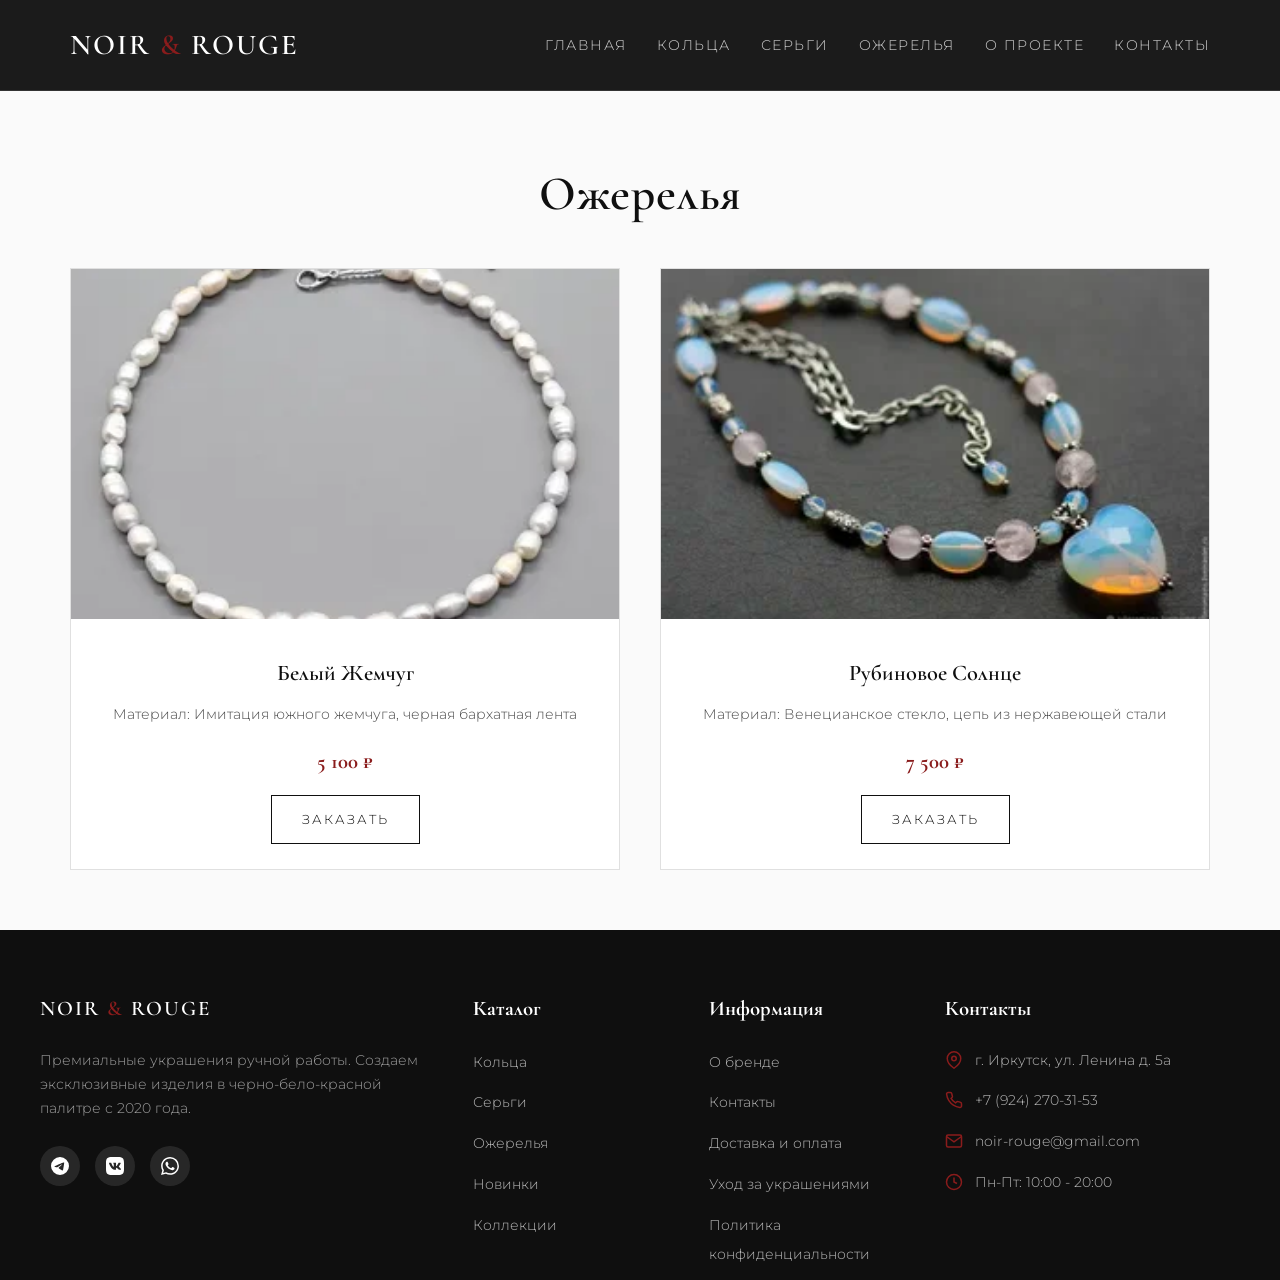
<file: necklaces.html>
<!DOCTYPE html>
<html lang="ru">
<head>
    <meta charset="UTF-8">
    <meta name="viewport" content="width=device-width, initial-scale=1.0">
    <title>Ожерелья и подвески ручной работы | NOIR & ROUGE</title>
    <meta name="description" content="Авторские ожерелья, чокеры и длинные цепи с кулонами в стиле авангард и минимализм. Ручная работа из премиальных материалов.">
    
    <meta property="og:title" content="Ожерелья и подвески ручной работы | NOIR & ROUGE">
    <meta property="og:description" content="Авторские ожерелья, чокеры и длинные цепи с кулонами в стиле авангард и минимализм.">
    <meta property="og:type" content="website">
    <meta property="og:url" content="https://anastasiapar000-gif.github.io/optimizacia/necklaces.html">
    <meta property="og:image" content="https://anastasiapar000-gif.github.io/optimizacia/images/necklaces1.webp">

    <link rel="icon" href="data:image/svg+xml,<svg xmlns=%22http://www.w3.org/2000/svg%22 viewBox=%220 0 100 100%22><text y=%22.9em%22 font-size=%2290%22></text></svg>">
    <link rel="stylesheet" href="style.css">
    
    <script type="application/ld+json">
    {
      "@context": "https://schema.org",
      "@type": "CollectionPage",
      "name": "Ожерелья и подвески ручной работы",
      "description": "Авторские ожерелья, чокеры и длинные цепи с кулонами в стиле авангард и минимализм.",
      "url": "https://anastasiapar000-gif.github.io/optimizacia/necklaces.html"
    }
    </script>
</head>
<body>
    <header>
        <nav>
            <a href="index.html" class="logo">NOIR <span>&</span> ROUGE</a>
            
            <button class="burger" aria-label="Открыть меню" aria-expanded="false">
                <span></span>
                <span></span>
                <span></span>
            </button>
            
            <div class="nav-overlay"></div>
            
            <ul class="nav-links">
                <li><a href="index.html">Главная</a></li>
                <li><a href="rings.html">Кольца</a></li>
                <li><a href="earrings.html">Серьги</a></li>
                <li><a href="necklaces.html">Ожерелья</a></li>
                <li><a href="about.html">О проекте</a></li>
                <li><a href="contacts.html">Контакты</a></li>
            </ul>
        </nav>
    </header>

    <main>
        <h1>Ожерелья</h1>
        
        <div class="grid-container">
            <article class="card">
                <img src="images/necklaces1.webp" alt="Элегантный белый жемчужный чокер" loading="lazy">
                <div class="card-content">
                    <h3>Белый Жемчуг</h3>
                    <p>Материал: Имитация южного жемчуга, черная бархатная лента</p>
                    <span class="price">5 100 ₽</span>
                    <a href="contacts.html" class="btn">Заказать</a>
                </div>
            </article>
            <article class="card">
                <img src="images/necklaces2.webp" alt="Кулон с красным венецианским стеклом на цепи" loading="lazy">
                <div class="card-content">
                    <h3>Рубиновое Солнце</h3>
                    <p>Материал: Венецианское стекло, цепь из нержавеющей стали</p>
                    <span class="price">7 500 ₽</span>
                    <a href="contacts.html" class="btn">Заказать</a>
                </div>
            </article>
        </div>
    </main>

    <footer class="footer">
        <div class="footer-container">
            <div class="footer-column">
                <h3 class="footer-logo">NOIR <span>&</span> ROUGE</h3>
                <p class="footer-description">
                    Премиальные украшения ручной работы. 
                    Создаем эксклюзивные изделия в черно-бело-красной палитре с 2020 года.
                </p>
                <div class="social-links">
                    <a href="#" aria-label="Telegram" class="social-icon">
                        <svg viewBox="0 0 24 24" fill="currentColor">
                            <path d="M11.944 0A12 12 0 0 0 0 12a12 12 0 0 0 12 12 12 12 0 0 0 12-12A12 12 0 0 0 12 0a12 12 0 0 0-.056 0zm4.962 7.224c.1-.002.321.023.465.14a.506.506 0 0 1 .171.325c.016.093.036.306.02.472-.18 1.898-.962 6.502-1.36 8.627-.168.9-.499 1.201-.82 1.23-.696.065-1.225-.46-1.9-.902-1.056-.693-1.653-1.124-2.678-1.8-1.185-.78-.417-1.21.258-1.91.177-.184 3.247-2.977 3.307-3.23.007-.032.014-.15-.056-.212s-.174-.041-.249-.024c-.106.024-1.793 1.14-5.061 3.345-.48.33-.913.49-1.302.48-.428-.008-1.252-.241-1.865-.44-.752-.245-1.349-.374-1.297-.789.027-.216.325-.437.893-.663 3.498-1.524 5.83-2.529 6.998-3.014 3.332-1.386 4.025-1.627 4.476-1.635z"/>
                        </svg>
                    </a>
                    <a href="#" aria-label="VKontakte" class="social-icon">
                        <svg viewBox="0 0 24 24" fill="currentColor">
                            <path d="M15.684 0H8.316C1.592 0 0 1.592 0 8.316v7.368C0 22.408 1.592 24 8.316 24h7.368C22.408 24 24 22.408 24 15.684V8.316C24 1.592 22.408 0 15.684 0zm3.692 17.123h-1.744c-.66 0-.862-.525-2.049-1.714-1.033-1.01-1.49-1.135-1.744-1.135-.356 0-.458.102-.458.593v1.575c0 .424-.135.678-1.253.678-1.846 0-3.896-1.12-5.335-3.202C4.624 10.857 4.03 8.57 4.03 8.096c0-.254.102-.491.593-.491h1.744c.44 0 .61.203.78.678.863 2.49 2.303 4.675 2.896 4.675.22 0 .322-.102.322-.66V9.721c-.068-1.186-.695-1.287-.695-1.71 0-.203.17-.407.44-.407h2.744c.373 0 .508.203.508.643v3.473c0 .372.17.508.271.508.22 0 .407-.136.813-.542 1.254-1.406 2.151-3.574 2.151-3.574.119-.254.322-.491.763-.491h1.744c.525 0 .643.27.525.643-.22 1.017-2.354 4.031-2.354 4.031-.186.305-.254.44 0 .78.186.254.796.779 1.203 1.253.745.847 1.32 1.558 1.473 2.049.17.49-.085.744-.576.744z"/>
                        </svg>
                    </a>
                    <a href="#" aria-label="WhatsApp" class="social-icon">
                        <svg viewBox="0 0 24 24" fill="currentColor">
                            <path d="M17.472 14.382c-.297-.149-1.758-.867-2.03-.967-.273-.099-.471-.148-.67.15-.197.297-.767.966-.94 1.164-.173.199-.347.223-.644.075-.297-.15-1.255-.463-2.39-1.475-.883-.788-1.48-1.761-1.653-2.059-.173-.297-.018-.458.13-.606.134-.133.298-.347.446-.52.149-.174.198-.298.298-.497.099-.198.05-.371-.025-.52-.075-.149-.669-1.612-.916-2.207-.242-.579-.487-.5-.669-.51-.173-.008-.371-.01-.57-.01-.198 0-.52.074-.792.372-.272.297-1.04 1.016-1.04 2.479 0 1.462 1.065 2.875 1.213 3.074.149.198 2.096 3.2 5.077 4.487.709.306 1.262.489 1.694.625.712.227 1.36.195 1.871.118.571-.085 1.758-.719 2.006-1.413.248-.694.248-1.289.173-1.413-.074-.124-.272-.198-.57-.347m-5.421 7.403h-.004a9.87 9.87 0 01-5.031-1.378l-.361-.214-3.741.982.998-3.648-.235-.374a9.86 9.86 0 01-1.51-5.26c.001-5.45 4.436-9.884 9.888-9.884 2.64 0 5.122 1.03 6.988 2.898a9.825 9.825 0 012.893 6.994c-.003 5.45-4.437 9.884-9.885 9.884m8.413-18.297A11.815 11.815 0 0012.05 0C5.495 0 .16 5.335.157 11.892c0 2.096.547 4.142 1.588 5.945L.057 24l6.305-1.654a11.882 11.882 0 005.683 1.448h.005c6.554 0 11.89-5.335 11.893-11.893a11.821 11.821 0 00-3.48-8.413Z"/>
                        </svg>
                    </a>
                </div>
            </div>

            <div class="footer-column">
                <h4>Каталог</h4>
                <ul class="footer-links">
                    <li><a href="rings.html">Кольца</a></li>
                    <li><a href="earrings.html">Серьги</a></li>
                    <li><a href="necklaces.html">Ожерелья</a></li>
                    <li><a href="index.html">Новинки</a></li>
                    <li><a href="index.html">Коллекции</a></li>
                </ul>
            </div>

            <div class="footer-column">
                <h4>Информация</h4>
                <ul class="footer-links">
                    <li><a href="about.html">О бренде</a></li>
                    <li><a href="contacts.html">Контакты</a></li>
                    <li><a href="#">Доставка и оплата</a></li>
                    <li><a href="#">Уход за украшениями</a></li>
                    <li><a href="#">Политика конфиденциальности</a></li>
                </ul>
            </div>

            <div class="footer-column">
                <h4>Контакты</h4>
                <ul class="footer-contact">
                    <li>
                        <svg class="contact-icon" viewBox="0 0 24 24" fill="none" stroke="currentColor" stroke-width="2">
                            <path d="M21 10c0 7-9 13-9 13s-9-6-9-13a9 9 0 0 1 18 0z"/>
                            <circle cx="12" cy="10" r="3"/>
                        </svg>
                        <span>г. Иркутск, ул. Ленина д. 5а</span>
                    </li>
                    <li>
                        <svg class="contact-icon" viewBox="0 0 24 24" fill="none" stroke="currentColor" stroke-width="2">
                            <path d="M22 16.92v3a2 2 0 0 1-2.18 2 19.79 19.79 0 0 1-8.63-3.07 19.5 19.5 0 0 1-6-6 19.79 19.79 0 0 1-3.07-8.67A2 2 0 0 1 4.11 2h3a2 2 0 0 1 2 1.72 12.84 12.84 0 0 0 .7 2.81 2 2 0 0 1-.45 2.11L8.09 9.91a16 16 0 0 0 6 6l1.27-1.27a2 2 0 0 1 2.11-.45 12.84 12.84 0 0 0 2.81.7A2 2 0 0 1 22 16.92z"/>
                        </svg>
                        <a href="tel:+79242703153">+7 (924) 270-31-53</a>
                    </li>
                    <li>
                        <svg class="contact-icon" viewBox="0 0 24 24" fill="none" stroke="currentColor" stroke-width="2">
                            <path d="M4 4h16c1.1 0 2 .9 2 2v12c0 1.1-.9 2-2 2H4c-1.1 0-2-.9-2-2V6c0-1.1.9-2 2-2z"/>
                            <polyline points="22,6 12,13 2,6"/>
                        </svg>
                        <a href="mailto:noir-rouge@gmail.com">noir-rouge@gmail.com</a>
                    </li>
                    <li>
                        <svg class="contact-icon" viewBox="0 0 24 24" fill="none" stroke="currentColor" stroke-width="2">
                            <circle cx="12" cy="12" r="10"/>
                            <polyline points="12 6 12 12 16 14"/>
                        </svg>
                        <span>Пн-Пт: 10:00 - 20:00</span>
                    </li>
                </ul>
            </div>
        </div>

    </footer>

    <script src="script.js"></script>
</body>
</html>
</file>
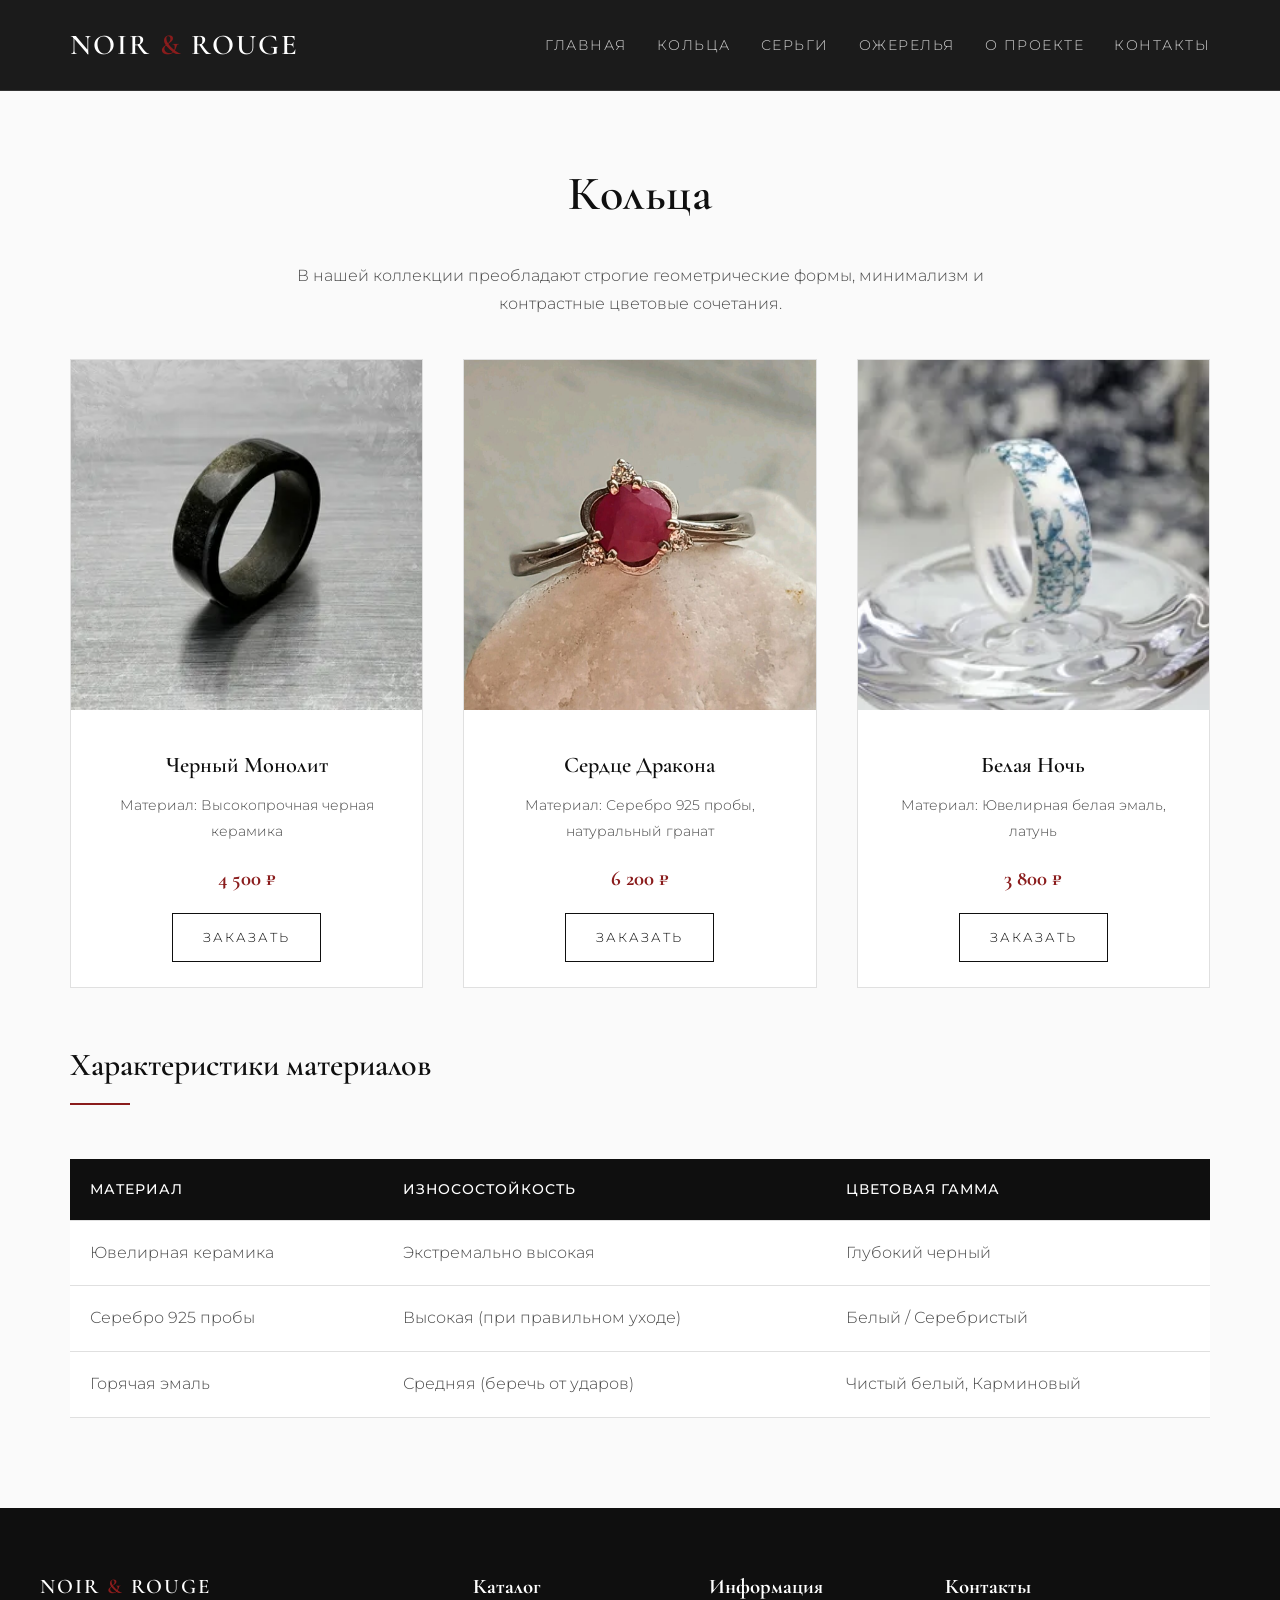
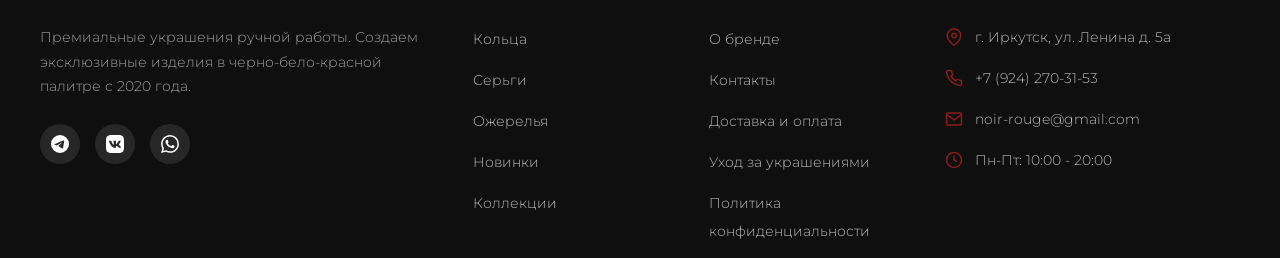
<file: rings.html>
<!DOCTYPE html>
<html lang="ru">
<head>
    <meta charset="UTF-8">
    <meta name="viewport" content="width=device-width, initial-scale=1.0">
    <title>Авторские кольца ручной работы | NOIR & ROUGE</title>
    <meta name="description" content="Купить уникальные кольца ручной работы. Черный оникс, красная эмаль, белое золото и серебро. Премиальное качество.">
    
    <meta property="og:title" content="Авторские кольца ручной работы | NOIR & ROUGE">
    <meta property="og:description" content="Купить уникальные кольца ручной работы. Черный оникс, красная эмаль, белое золото и серебро.">
    <meta property="og:type" content="website">
    <meta property="og:url" content="https://anastasiapar000-gif.github.io/optimizacia/rings.html">
    <meta property="og:image" content="https://anastasiapar000-gif.github.io/optimizacia/images/ring1.webp">

    <link rel="icon" href="data:image/svg+xml,<svg xmlns=%22http://www.w3.org/2000/svg%22 viewBox=%220 0 100 100%22><text y=%22.9em%22 font-size=%2290%22></text></svg>">
    <link rel="stylesheet" href="style.css">
    
    <script type="application/ld+json">
    {
      "@context": "https://schema.org",
      "@type": "CollectionPage",
      "name": "Авторские кольца ручной работы",
      "description": "Купить уникальные кольца ручной работы. Черный оникс, красная эмаль, белое золото и серебро.",
      "url": "https://anastasiapar000-gif.github.io/optimizacia/rings.html"
    }
    </script>
</head>
<body>
    <header>
        <nav>
            <a href="index.html" class="logo">NOIR <span>&</span> ROUGE</a>
            
            <button class="burger" aria-label="Открыть меню" aria-expanded="false">
                <span></span>
                <span></span>
                <span></span>
            </button>
            
            <div class="nav-overlay"></div>
            
            <ul class="nav-links">
                <li><a href="index.html">Главная</a></li>
                <li><a href="rings.html">Кольца</a></li>
                <li><a href="earrings.html">Серьги</a></li>
                <li><a href="necklaces.html">Ожерелья</a></li>
                <li><a href="about.html">О проекте</a></li>
                <li><a href="contacts.html">Контакты</a></li>
            </ul>
        </nav>
    </header>

    <main>
        <h1>Кольца</h1>
        <p style="text-align: center; max-width: 700px; margin: 0 auto 40px;">В нашей коллекции преобладают строгие геометрические формы, минимализм и контрастные цветовые сочетания.</p>

        <div class="grid-container">
            <article class="card">
                <img src="images/ring1.webp" alt="Черное кольцо из керамики с гравировкой" loading="lazy">
                <div class="card-content">
                    <h3>Черный Монолит</h3>
                    <p>Материал: Высокопрочная черная керамика</p>
                    <span class="price">4 500 ₽</span>
                    <a href="contacts.html" class="btn">Заказать</a>
                </div>
            </article>
            <article class="card">
                <img src="images/ring2.jpg" alt="Серебряное кольцо с красным гранатом" loading="lazy">
                <div class="card-content">
                    <h3>Сердце Дракона</h3>
                    <p>Материал: Серебро 925 пробы, натуральный гранат</p>
                    <span class="price">6 200 ₽</span>
                    <a href="contacts.html" class="btn">Заказать</a>
                </div>
            </article>
             <article class="card">
                <img src="images/ring3.webp" alt="Минималистичное белое кольцо из эмали" loading="lazy">
                <div class="card-content">
                    <h3>Белая Ночь</h3>
                    <p>Материал: Ювелирная белая эмаль, латунь</p>
                    <span class="price">3 800 ₽</span>
                    <a href="contacts.html" class="btn">Заказать</a>
                </div>
            </article>
        </div>
        
        <h2>Характеристики материалов</h2>
        <div class="table-wrapper">
            <table>
                <thead>
                    <tr>
                        <th>Материал</th>
                        <th>Износостойкость</th>
                        <th>Цветовая гамма</th>
                    </tr>
                </thead>
                <tbody>
                    <tr>
                        <td>Ювелирная керамика</td>
                        <td>Экстремально высокая</td>
                        <td>Глубокий черный</td>
                    </tr>
                    <tr>
                        <td>Серебро 925 пробы</td>
                        <td>Высокая (при правильном уходе)</td>
                        <td>Белый / Серебристый</td>
                    </tr>
                    <tr>
                        <td>Горячая эмаль</td>
                        <td>Средняя (беречь от ударов)</td>
                        <td>Чистый белый, Карминовый</td>
                    </tr>
                </tbody>
            </table>
        </div>
    </main>

    <footer class="footer">
        <div class="footer-container">
            <div class="footer-column">
                <h3 class="footer-logo">NOIR <span>&</span> ROUGE</h3>
                <p class="footer-description">
                    Премиальные украшения ручной работы. 
                    Создаем эксклюзивные изделия в черно-бело-красной палитре с 2020 года.
                </p>
                <div class="social-links">
                    <a href="#" aria-label="Telegram" class="social-icon">
                        <svg viewBox="0 0 24 24" fill="currentColor">
                            <path d="M11.944 0A12 12 0 0 0 0 12a12 12 0 0 0 12 12 12 12 0 0 0 12-12A12 12 0 0 0 12 0a12 12 0 0 0-.056 0zm4.962 7.224c.1-.002.321.023.465.14a.506.506 0 0 1 .171.325c.016.093.036.306.02.472-.18 1.898-.962 6.502-1.36 8.627-.168.9-.499 1.201-.82 1.23-.696.065-1.225-.46-1.9-.902-1.056-.693-1.653-1.124-2.678-1.8-1.185-.78-.417-1.21.258-1.91.177-.184 3.247-2.977 3.307-3.23.007-.032.014-.15-.056-.212s-.174-.041-.249-.024c-.106.024-1.793 1.14-5.061 3.345-.48.33-.913.49-1.302.48-.428-.008-1.252-.241-1.865-.44-.752-.245-1.349-.374-1.297-.789.027-.216.325-.437.893-.663 3.498-1.524 5.83-2.529 6.998-3.014 3.332-1.386 4.025-1.627 4.476-1.635z"/>
                        </svg>
                    </a>
                    <a href="#" aria-label="VKontakte" class="social-icon">
                        <svg viewBox="0 0 24 24" fill="currentColor">
                            <path d="M15.684 0H8.316C1.592 0 0 1.592 0 8.316v7.368C0 22.408 1.592 24 8.316 24h7.368C22.408 24 24 22.408 24 15.684V8.316C24 1.592 22.408 0 15.684 0zm3.692 17.123h-1.744c-.66 0-.862-.525-2.049-1.714-1.033-1.01-1.49-1.135-1.744-1.135-.356 0-.458.102-.458.593v1.575c0 .424-.135.678-1.253.678-1.846 0-3.896-1.12-5.335-3.202C4.624 10.857 4.03 8.57 4.03 8.096c0-.254.102-.491.593-.491h1.744c.44 0 .61.203.78.678.863 2.49 2.303 4.675 2.896 4.675.22 0 .322-.102.322-.66V9.721c-.068-1.186-.695-1.287-.695-1.71 0-.203.17-.407.44-.407h2.744c.373 0 .508.203.508.643v3.473c0 .372.17.508.271.508.22 0 .407-.136.813-.542 1.254-1.406 2.151-3.574 2.151-3.574.119-.254.322-.491.763-.491h1.744c.525 0 .643.27.525.643-.22 1.017-2.354 4.031-2.354 4.031-.186.305-.254.44 0 .78.186.254.796.779 1.203 1.253.745.847 1.32 1.558 1.473 2.049.17.49-.085.744-.576.744z"/>
                        </svg>
                    </a>
                    <a href="#" aria-label="WhatsApp" class="social-icon">
                        <svg viewBox="0 0 24 24" fill="currentColor">
                            <path d="M17.472 14.382c-.297-.149-1.758-.867-2.03-.967-.273-.099-.471-.148-.67.15-.197.297-.767.966-.94 1.164-.173.199-.347.223-.644.075-.297-.15-1.255-.463-2.39-1.475-.883-.788-1.48-1.761-1.653-2.059-.173-.297-.018-.458.13-.606.134-.133.298-.347.446-.52.149-.174.198-.298.298-.497.099-.198.05-.371-.025-.52-.075-.149-.669-1.612-.916-2.207-.242-.579-.487-.5-.669-.51-.173-.008-.371-.01-.57-.01-.198 0-.52.074-.792.372-.272.297-1.04 1.016-1.04 2.479 0 1.462 1.065 2.875 1.213 3.074.149.198 2.096 3.2 5.077 4.487.709.306 1.262.489 1.694.625.712.227 1.36.195 1.871.118.571-.085 1.758-.719 2.006-1.413.248-.694.248-1.289.173-1.413-.074-.124-.272-.198-.57-.347m-5.421 7.403h-.004a9.87 9.87 0 01-5.031-1.378l-.361-.214-3.741.982.998-3.648-.235-.374a9.86 9.86 0 01-1.51-5.26c.001-5.45 4.436-9.884 9.888-9.884 2.64 0 5.122 1.03 6.988 2.898a9.825 9.825 0 012.893 6.994c-.003 5.45-4.437 9.884-9.885 9.884m8.413-18.297A11.815 11.815 0 0012.05 0C5.495 0 .16 5.335.157 11.892c0 2.096.547 4.142 1.588 5.945L.057 24l6.305-1.654a11.882 11.882 0 005.683 1.448h.005c6.554 0 11.89-5.335 11.893-11.893a11.821 11.821 0 00-3.48-8.413Z"/>
                        </svg>
                    </a>
                </div>
            </div>

            <div class="footer-column">
                <h4>Каталог</h4>
                <ul class="footer-links">
                    <li><a href="rings.html">Кольца</a></li>
                    <li><a href="earrings.html">Серьги</a></li>
                    <li><a href="necklaces.html">Ожерелья</a></li>
                    <li><a href="index.html">Новинки</a></li>
                    <li><a href="index.html">Коллекции</a></li>
                </ul>
            </div>

            <div class="footer-column">
                <h4>Информация</h4>
                <ul class="footer-links">
                    <li><a href="about.html">О бренде</a></li>
                    <li><a href="contacts.html">Контакты</a></li>
                    <li><a href="#">Доставка и оплата</a></li>
                    <li><a href="#">Уход за украшениями</a></li>
                    <li><a href="#">Политика конфиденциальности</a></li>
                </ul>
            </div>

            <div class="footer-column">
                <h4>Контакты</h4>
                <ul class="footer-contact">
                    <li>
                        <svg class="contact-icon" viewBox="0 0 24 24" fill="none" stroke="currentColor" stroke-width="2">
                            <path d="M21 10c0 7-9 13-9 13s-9-6-9-13a9 9 0 0 1 18 0z"/>
                            <circle cx="12" cy="10" r="3"/>
                        </svg>
                        <span>г. Иркутск, ул. Ленина д. 5а</span>
                    </li>
                    <li>
                        <svg class="contact-icon" viewBox="0 0 24 24" fill="none" stroke="currentColor" stroke-width="2">
                            <path d="M22 16.92v3a2 2 0 0 1-2.18 2 19.79 19.79 0 0 1-8.63-3.07 19.5 19.5 0 0 1-6-6 19.79 19.79 0 0 1-3.07-8.67A2 2 0 0 1 4.11 2h3a2 2 0 0 1 2 1.72 12.84 12.84 0 0 0 .7 2.81 2 2 0 0 1-.45 2.11L8.09 9.91a16 16 0 0 0 6 6l1.27-1.27a2 2 0 0 1 2.11-.45 12.84 12.84 0 0 0 2.81.7A2 2 0 0 1 22 16.92z"/>
                        </svg>
                        <a href="tel:+79242703153">+7 (924) 270-31-53</a>
                    </li>
                    <li>
                        <svg class="contact-icon" viewBox="0 0 24 24" fill="none" stroke="currentColor" stroke-width="2">
                            <path d="M4 4h16c1.1 0 2 .9 2 2v12c0 1.1-.9 2-2 2H4c-1.1 0-2-.9-2-2V6c0-1.1.9-2 2-2z"/>
                            <polyline points="22,6 12,13 2,6"/>
                        </svg>
                        <a href="mailto:noir-rouge@gmail.com">noir-rouge@gmail.com</a>
                    </li>
                    <li>
                        <svg class="contact-icon" viewBox="0 0 24 24" fill="none" stroke="currentColor" stroke-width="2">
                            <circle cx="12" cy="12" r="10"/>
                            <polyline points="12 6 12 12 16 14"/>
                        </svg>
                        <span>Пн-Пт: 10:00 - 20:00</span>
                    </li>
                </ul>
            </div>
        </div>

       
    </footer>

    <script src="script.js"></script>
</body>
</html>
</file>
<file: style.css>
@import url('https://fonts.googleapis.com/css2?family=Cormorant+Garamond:wght@400;600;700&family=Montserrat:wght@300;400;500&display=swap');

:root {
    --primary-red: #8A1C1C;
    --dark-black: #0F0F0F;
    --pure-white: #FFFFFF;
    --off-white: #FAFAFA;
    --text-gray: #4A4A4A;
    --border-light: #E0E0E0;
}

* {
    box-sizing: border-box;
    margin: 0;
    padding: 0;
}

body {
    font-family: 'Montserrat', sans-serif;
    font-weight: 300;
    line-height: 1.8;
    color: var(--text-gray);
    background-color: var(--off-white);
    display: flex;
    flex-direction: column;
    min-height: 100vh;
}

h1, h2, h3, .logo {
    font-family: 'Cormorant Garamond', serif;
    color: var(--dark-black);
    font-weight: 600;
}

header {
    background-color: rgba(15, 15, 15, 0.95);
    backdrop-filter: blur(10px);
    -webkit-backdrop-filter: blur(10px);
    padding: 1.2rem 0;
    position: sticky;
    top: 0;
    z-index: 1000;
    border-bottom: 1px solid rgba(255, 255, 255, 0.1);
}

nav {
    max-width: 1200px;
    margin: 0 auto;
    display: flex;
    justify-content: space-between;
    align-items: center;
    padding: 0 30px;
    position: relative;
}

.logo {
    font-size: 1.8rem;
    letter-spacing: 2px;
    color: var(--pure-white);
    text-decoration: none;
    text-transform: uppercase;
    z-index: 1001;
}

.logo span {
    color: var(--primary-red);
}

.nav-links {
    list-style: none;
    display: flex;
    gap: 30px;
}

.nav-links a {
    color: rgba(255, 255, 255, 0.8);
    text-decoration: none;
    font-size: 0.85rem;
    letter-spacing: 1.5px;
    text-transform: uppercase;
    transition: color 0.3s ease;
    position: relative;
}

.nav-links a::after {
    content: '';
    position: absolute;
    width: 0;
    height: 1px;
    bottom: -5px;
    left: 0;
    background-color: var(--primary-red);
    transition: width 0.3s ease;
}

.nav-links a:hover {
    color: var(--pure-white);
}

.nav-links a:hover::after {
    width: 100%;
}

.burger {
    display: none;
    flex-direction: column;
    gap: 5px;
    cursor: pointer;
    z-index: 1001;
    background: none;
    border: none;
    padding: 10px;
}

.burger span {
    display: block;
    width: 25px;
    height: 2px;
    background-color: var(--pure-white);
    transition: all 0.3s ease;
}

.burger.active span:nth-child(1) {
    transform: rotate(45deg) translate(5px, 5px);
}

.burger.active span:nth-child(2) {
    opacity: 0;
}

.burger.active span:nth-child(3) {
    transform: rotate(-45deg) translate(7px, -6px);
}

main {
    flex: 1;
    max-width: 1200px;
    margin: 0 auto;
    padding: 60px 30px;
    width: 100%;
}

h1 {
    font-size: 3rem;
    margin-bottom: 1.5rem;
    text-align: center;
    letter-spacing: 1px;
}

h2 {
    font-size: 2rem;
    margin-top: 3rem;
    margin-bottom: 1.5rem;
    position: relative;
    display: inline-block;
}

h2::after {
    content: '';
    display: block;
    width: 60px;
    height: 2px;
    background-color: var(--primary-red);
    margin-top: 10px;
}

h3 {
    font-size: 1.4rem;
    margin-bottom: 0.5rem;
}

.hero {
    text-align: center;
    padding: 120px 20px;
    background: linear-gradient(rgba(15, 15, 15, 0.7), rgba(15, 15, 15, 0.7)), 
                url('images/banner.jpg') center/cover no-repeat;
    color: var(--pure-white);
    margin: -60px -30px 60px -30px;
}

.hero h1 {
    color: var(--pure-white);
    font-size: 3.5rem;
    margin-bottom: 1rem;
    text-shadow: 2px 2px 8px rgba(0,0,0,0.5);
}

.hero p {
    font-size: 1.1rem;
    max-width: 600px;
    margin: 0 auto;
    color: rgba(255, 255, 255, 0.9);
    font-weight: 300;
    text-shadow: 1px 1px 4px rgba(0,0,0,0.5);
}

.grid-container {
    display: grid;
    grid-template-columns: repeat(auto-fit, minmax(320px, 1fr));
    gap: 40px;
    margin-top: 30px;
}

.card {
    background: var(--pure-white);
    padding: 0;
    text-align: center;
    transition: transform 0.4s ease, box-shadow 0.4s ease;
    border: 1px solid var(--border-light);
    overflow: hidden;
}

.card:hover {
    transform: translateY(-8px);
    box-shadow: 0 20px 40px rgba(0, 0, 0, 0.08);
}

.card img {
    width: 100%;
    height: 350px;
    object-fit: cover;
    transition: transform 0.5s ease;
}

.card:hover img {
    transform: scale(1.03);
}

.card-content {
    padding: 25px;
}

.card p {
    font-size: 0.9rem;
    color: var(--text-gray);
    margin-bottom: 15px;
}

.price {
    font-family: 'Cormorant Garamond', serif;
    font-size: 1.3rem;
    color: var(--primary-red);
    font-weight: 700;
    display: block;
    margin-bottom: 15px;
}

.btn {
    display: inline-block;
    background-color: transparent;
    color: var(--dark-black);
    padding: 12px 30px;
    text-decoration: none;
    border: 1px solid var(--dark-black);
    font-size: 0.8rem;
    letter-spacing: 2px;
    text-transform: uppercase;
    transition: all 0.3s ease;
}

.btn:hover {
    background-color: var(--primary-red);
    border-color: var(--primary-red);
    color: var(--pure-white);
}

.table-wrapper {
    overflow-x: auto;
    -webkit-overflow-scrolling: touch;
    margin: 30px 0;
}

table {
    width: 100%;
    border-collapse: collapse;
    background: var(--pure-white);
    box-shadow: 0 5px 15px rgba(0,0,0,0.03);
    min-width: 500px;
}

th, td {
    border: none;
    border-bottom: 1px solid var(--border-light);
    padding: 18px 20px;
    text-align: left;
}

th {
    background-color: var(--dark-black);
    color: var(--pure-white);
    font-family: 'Montserrat', sans-serif;
    font-weight: 500;
    letter-spacing: 1px;
    text-transform: uppercase;
    font-size: 0.85rem;
}

/* ===== ФУТЕР ===== */
.footer {
    background-color: var(--dark-black);
    color: rgba(255, 255, 255, 0.7);
    padding: 60px 30px 0;
    margin-top: auto;
}

.footer-container {
    max-width: 1200px;
    margin: 0 auto;
    display: grid;
    grid-template-columns: 2fr 1fr 1fr 1.5fr;
    gap: 40px;
}

.footer-column h3,
.footer-column h4 {
    font-family: 'Cormorant Garamond', serif;
    color: var(--pure-white);
    margin-bottom: 20px;
    font-size: 1.3rem;
}

.footer-logo {
    font-size: 1.8rem;
    letter-spacing: 2px;
    text-transform: uppercase;
}

.footer-logo span {
    color: var(--primary-red);
}

.footer-description {
    font-size: 0.9rem;
    line-height: 1.7;
    margin-bottom: 25px;
    color: rgba(255, 255, 255, 0.6);
}

.social-links {
    display: flex;
    gap: 15px;
}

.social-icon {
    width: 40px;
    height: 40px;
    display: flex;
    align-items: center;
    justify-content: center;
    background-color: rgba(255, 255, 255, 0.1);
    border-radius: 50%;
    transition: all 0.3s ease;
    color: var(--pure-white);
}

.social-icon:hover {
    background-color: var(--primary-red);
    transform: translateY(-3px);
}

.social-icon svg {
    width: 18px;
    height: 18px;
}

.footer-links {
    list-style: none;
    padding: 0;
}

.footer-links li {
    margin-bottom: 12px;
}

.footer-links a {
    color: rgba(255, 255, 255, 0.7);
    text-decoration: none;
    font-size: 0.9rem;
    transition: color 0.3s ease;
    position: relative;
}

.footer-links a:hover {
    color: var(--primary-red);
}

.footer-links a::before {
    content: '';
    position: absolute;
    width: 0;
    height: 1px;
    bottom: -2px;
    left: 0;
    background-color: var(--primary-red);
    transition: width 0.3s ease;
}

.footer-links a:hover::before {
    width: 100%;
}

.footer-contact {
    list-style: none;
    padding: 0;
}

.footer-contact li {
    display: flex;
    align-items: flex-start;
    gap: 12px;
    margin-bottom: 15px;
    font-size: 0.9rem;
}

.contact-icon {
    width: 18px;
    height: 18px;
    flex-shrink: 0;
    color: var(--primary-red);
    margin-top: 3px;
}

.footer-contact a {
    color: rgba(255, 255, 255, 0.7);
    text-decoration: none;
    transition: color 0.3s ease;
}

.footer-contact a:hover {
    color: var(--primary-red);
}

.footer-bottom {
    border-top: 1px solid rgba(255, 255, 255, 0.1);
    margin-top: 50px;
    padding: 25px 0;
}

.footer-bottom .footer-container {
    display: flex;
    justify-content: space-between;
    align-items: center;
    flex-wrap: wrap;
    gap: 15px;
}

.footer-bottom p {
    font-size: 0.85rem;
    color: rgba(255, 255, 255, 0.5);
}

.footer-legal {
    display: flex;
    gap: 20px;
}

.footer-legal a {
    color: rgba(255, 255, 255, 0.5);
    text-decoration: none;
    font-size: 0.85rem;
    transition: color 0.3s ease;
}

.footer-legal a:hover {
    color: var(--primary-red);
}


@media (max-width: 1024px) {
    .hero {
        padding: 100px 20px;
    }
    
    .hero h1 {
        font-size: 3rem;
    }
    
    h1 {
        font-size: 2.5rem;
    }
    
    h2 {
        font-size: 1.8rem;
    }
    
    .grid-container {
        grid-template-columns: repeat(auto-fit, minmax(280px, 1fr));
        gap: 30px;
    }
    
    .card img {
        height: 300px;
    }
    
    .footer-container {
        grid-template-columns: 1fr 1fr;
        gap: 30px;
    }
}

@media (max-width: 768px) {
    /* Бургер-меню */
    .burger {
        display: flex;
    }
    
    .nav-links {
        position: fixed;
        top: 0;
        right: -100%;
        width: 70%;
        max-width: 300px;
        height: 100vh;
        background-color: var(--dark-black);
        flex-direction: column;
        justify-content: center;
        align-items: center;
        gap: 25px;
        transition: right 0.4s ease;
        box-shadow: -5px 0 20px rgba(0,0,0,0.3);
        padding: 20px;
    }
    
    .nav-links.active {
        right: 0;
    }
    
    .nav-links a {
        font-size: 1rem;
        padding: 10px 0;
    }
    
    .nav-overlay {
        display: none;
        position: fixed;
        top: 0;
        left: 0;
        width: 100%;
        height: 100%;
        background-color: rgba(0, 0, 0, 0.5);
        z-index: 999;
    }
    
    .nav-overlay.active {
        display: block;
    }
    
    .hero {
        padding: 80px 20px;
        margin: -60px -20px 40px -20px;
    }
    
    .hero h1 {
        font-size: 2.2rem;
    }
    
    .hero p {
        font-size: 1rem;
    }
    
    main {
        padding: 40px 20px;
    }
    
    h1 {
        font-size: 2rem;
    }
    
    h2 {
        font-size: 1.6rem;
    }
    
    h3 {
        font-size: 1.2rem;
    }
    
    .grid-container {
        grid-template-columns: 1fr;
        gap: 25px;
    }
    
    .card img {
        height: 280px;
    }
    
    .card-content {
        padding: 20px;
    }
    
    table {
        font-size: 0.9rem;
    }
    
    th, td {
        padding: 12px 15px;
    }
    
    .footer {
        padding: 40px 20px 0;
    }
    
    .footer-container {
        grid-template-columns: 1fr;
        gap: 30px;
        text-align: center;
    }
    
    .footer-description {
        max-width: 400px;
        margin: 0 auto 25px;
    }
    
    .social-links {
        justify-content: center;
    }
    
    .footer-contact li {
        justify-content: center;
    }
    
    .footer-bottom .footer-container {
        flex-direction: column;
        text-align: center;
    }
    
    .footer-legal {
        flex-direction: column;
        gap: 10px;
    }
}

@media (max-width: 480px) {
    nav {
        padding: 0 15px;
    }
    
    .logo {
        font-size: 1.4rem;
        letter-spacing: 1px;
    }
    
    .hero {
        padding: 60px 15px;
        margin: -40px -15px 30px -15px;
    }
    
    .hero h1 {
        font-size: 1.8rem;
    }
    
    .hero p {
        font-size: 0.95rem;
    }
    
    main {
        padding: 30px 15px;
    }
    
    h1 {
        font-size: 1.7rem;
    }
    
    h2 {
        font-size: 1.4rem;
    }
    
    h2::after {
        width: 40px;
    }
    
    .card img {
        height: 240px;
    }
    
    .btn {
        padding: 10px 25px;
        font-size: 0.75rem;
        letter-spacing: 1.5px;
    }
    
    .price {
        font-size: 1.1rem;
    }
    
    table {
        font-size: 0.85rem;
    }
    
    th, td {
        padding: 10px 12px;
    }
    
    .footer {
        padding: 30px 15px 0;
    }
    
    .footer-logo {
        font-size: 1.5rem;
    }
    
    .social-icon {
        width: 36px;
        height: 36px;
    }
}

@media (max-width: 360px) {
    .logo {
        font-size: 1.2rem;
    }
    
    .hero h1 {
        font-size: 1.5rem;
    }
    
    h1 {
        font-size: 1.5rem;
    }
    
    h2 {
        font-size: 1.3rem;
    }
    
    .card-content {
        padding: 15px;
    }
}
</file>
